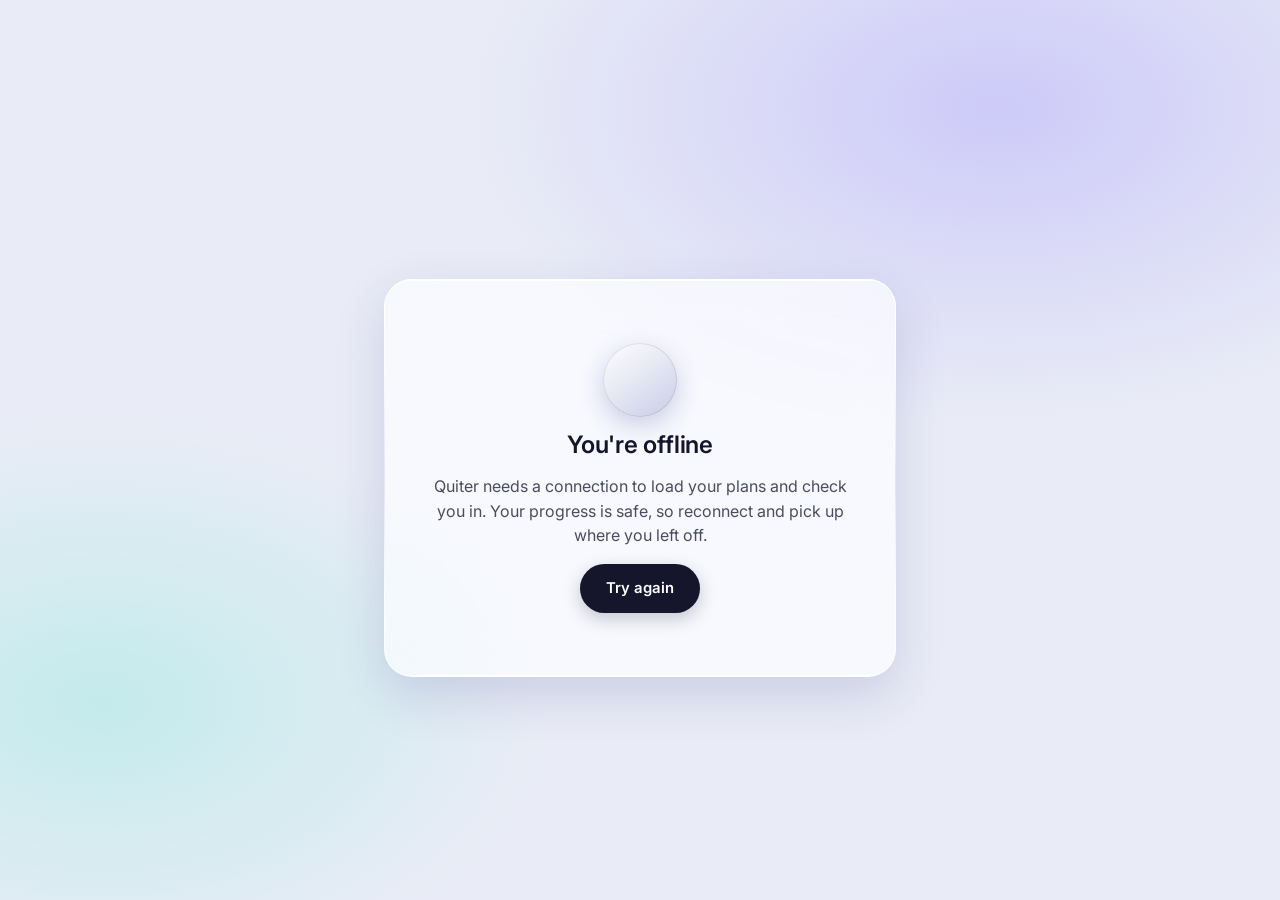
<file: frontend/offline.html>
<!DOCTYPE html>
<html lang="en">
<head>
<meta charset="UTF-8">
<meta name="viewport" content="width=device-width, initial-scale=1.0, viewport-fit=cover">
<meta name="theme-color" content="#000000">
<script src="assets/js/theme-boot.js"></script>
<meta name="robots" content="noindex">
<link rel="icon" type="image/svg+xml" href="favicon.svg">
<link rel="stylesheet" href="assets/css/tokens.css">
<link rel="stylesheet" href="assets/css/layout.css">
<link rel="stylesheet" href="assets/css/theme-light.css">
<title>Offline — Quiter</title>
<!-- PWA:start (generated by tools/pwa_build.py - edit the tool, not this block) -->
<link rel="manifest" href="manifest.webmanifest">
<meta name="application-name" content="Quiter">
<meta name="mobile-web-app-capable" content="yes">
<meta name="apple-mobile-web-app-capable" content="yes">
<meta name="apple-mobile-web-app-title" content="Quiter">
<meta name="apple-mobile-web-app-status-bar-style" content="black-translucent">
<meta name="format-detection" content="telephone=no">
<link rel="icon" type="image/png" sizes="32x32" href="assets/pwa/icons/favicon-32.png">
<link rel="apple-touch-icon" href="assets/pwa/icons/apple-touch-icon-180.png">
<link rel="apple-touch-icon" sizes="152x152" href="assets/pwa/icons/apple-touch-icon-152.png">
<link rel="apple-touch-icon" sizes="167x167" href="assets/pwa/icons/apple-touch-icon-167.png">
<link rel="apple-touch-icon" sizes="180x180" href="assets/pwa/icons/apple-touch-icon-180.png">
<link rel="apple-touch-startup-image" media="(device-width: 440px) and (device-height: 956px) and (-webkit-device-pixel-ratio: 3) and (orientation: portrait)" href="assets/pwa/splash/splash-1320x2868.png">
<link rel="apple-touch-startup-image" media="(device-width: 402px) and (device-height: 874px) and (-webkit-device-pixel-ratio: 3) and (orientation: portrait)" href="assets/pwa/splash/splash-1206x2622.png">
<link rel="apple-touch-startup-image" media="(device-width: 430px) and (device-height: 932px) and (-webkit-device-pixel-ratio: 3) and (orientation: portrait)" href="assets/pwa/splash/splash-1290x2796.png">
<link rel="apple-touch-startup-image" media="(device-width: 428px) and (device-height: 926px) and (-webkit-device-pixel-ratio: 3) and (orientation: portrait)" href="assets/pwa/splash/splash-1284x2778.png">
<link rel="apple-touch-startup-image" media="(device-width: 393px) and (device-height: 852px) and (-webkit-device-pixel-ratio: 3) and (orientation: portrait)" href="assets/pwa/splash/splash-1179x2556.png">
<link rel="apple-touch-startup-image" media="(device-width: 390px) and (device-height: 844px) and (-webkit-device-pixel-ratio: 3) and (orientation: portrait)" href="assets/pwa/splash/splash-1170x2532.png">
<link rel="apple-touch-startup-image" media="(device-width: 375px) and (device-height: 812px) and (-webkit-device-pixel-ratio: 3) and (orientation: portrait)" href="assets/pwa/splash/splash-1125x2436.png">
<link rel="apple-touch-startup-image" media="(device-width: 414px) and (device-height: 896px) and (-webkit-device-pixel-ratio: 3) and (orientation: portrait)" href="assets/pwa/splash/splash-1242x2688.png">
<link rel="apple-touch-startup-image" media="(device-width: 414px) and (device-height: 896px) and (-webkit-device-pixel-ratio: 2) and (orientation: portrait)" href="assets/pwa/splash/splash-828x1792.png">
<link rel="apple-touch-startup-image" media="(device-width: 414px) and (device-height: 736px) and (-webkit-device-pixel-ratio: 3) and (orientation: portrait)" href="assets/pwa/splash/splash-1242x2208.png">
<link rel="apple-touch-startup-image" media="(device-width: 375px) and (device-height: 667px) and (-webkit-device-pixel-ratio: 2) and (orientation: portrait)" href="assets/pwa/splash/splash-750x1334.png">
<link rel="apple-touch-startup-image" media="(device-width: 1024px) and (device-height: 1366px) and (-webkit-device-pixel-ratio: 2) and (orientation: portrait)" href="assets/pwa/splash/splash-2048x2732.png">
<link rel="apple-touch-startup-image" media="(device-width: 834px) and (device-height: 1194px) and (-webkit-device-pixel-ratio: 2) and (orientation: portrait)" href="assets/pwa/splash/splash-1668x2388.png">
<link rel="apple-touch-startup-image" media="(device-width: 820px) and (device-height: 1180px) and (-webkit-device-pixel-ratio: 2) and (orientation: portrait)" href="assets/pwa/splash/splash-1640x2360.png">
<link rel="apple-touch-startup-image" media="(device-width: 810px) and (device-height: 1080px) and (-webkit-device-pixel-ratio: 2) and (orientation: portrait)" href="assets/pwa/splash/splash-1620x2160.png">
<link rel="apple-touch-startup-image" media="(device-width: 768px) and (device-height: 1024px) and (-webkit-device-pixel-ratio: 2) and (orientation: portrait)" href="assets/pwa/splash/splash-1536x2048.png">
<!-- PWA:end -->
</head>
<body>
<div class="bg-video" aria-hidden="true" style="background-image:url('assets/media/glass-flower-poster.jpg')"></div>
<div class="bg-scrim" aria-hidden="true"></div>
<main class="page page--tiny page--center">
  <div class="wrap">
    <div class="result liquid-glass liquid-glass--panel" role="status">
      <div class="result__icon result__icon--wait" aria-hidden="true"></div>
      <h1 class="h3">You're offline</h1>
      <p>Quiter needs a connection to load your plans and check you in. Your progress is safe, so reconnect and pick up where you left off.</p>
      <button class="btn btn--solid" type="button" id="retry">Try again</button>
    </div>
  </div>
</main>
<script>
  document.getElementById('retry').addEventListener('click', function () { location.reload(); });
  window.addEventListener('online', function () { location.reload(); });
</script>
</body>
</html>
</file>
<file: frontend/assets/css/tokens.css>
/* =========================================================================
   QUITER — DESIGN TOKENS
   One idea: a chrome-glass flower video on black, with liquid-glass surfaces
   floating over it. Nothing else is decorative.
   Instrument Serif italic = emotional lines · Inter = UI/body · JetBrains Mono = numbers
   ========================================================================= */

@import url('https://fonts.googleapis.com/css2?family=Instrument+Serif:ital@0;1&family=Inter:wght@400;500;600;700&family=JetBrains+Mono:wght@400;500&display=swap');

:root {
  color-scheme: dark;
  /* theme plumbing: the light theme (theme-light.css) only overrides these */
  --tint: 255 255 255;     /* "ink" tint used for fills, borders and hovers   */
  --shade: 0 0 0;          /* drop-shadow colour                               */
  --catch: 255 255 255;    /* glass catch-light                                */
  --shadow-k: 1;           /* drop-shadow strength multiplier                  */
  --on-ink: #000000;       /* text on top of a solid --ink surface             */
  --meter-start: #ffffff;
  --option-bg: #12121a;

  --bg: #000000;
  --ink: #ffffff;
  --ink-70: rgb(var(--tint) / 0.72);
  --ink-50: rgb(var(--tint) / 0.55);
  --ink-40: rgb(var(--tint) / 0.42);
  --line: rgb(var(--tint) / 0.14);

  --accent-violet: #8d7cff;   /* brand */
  --accent-teal: #3fe8c9;     /* done / on track */
  --accent-gold: #f8bf40;     /* partial / caution */
  --accent-ember: #ff6b4a;    /* missed / errors */

  --font-serif: 'Instrument Serif', ui-serif, Georgia, serif;
  --font-body: 'Inter', -apple-system, BlinkMacSystemFont, 'Segoe UI', sans-serif;
  --font-mono: 'JetBrains Mono', ui-monospace, monospace;

  --radius-full: 999px;
  --radius-lg: 28px;
  --radius-md: 18px;
  --radius-sm: 12px;

  --space-1: 0.5rem;
  --space-2: 1rem;
  --space-3: 1.5rem;
  --space-4: 2.5rem;
  --space-5: 4rem;
  --space-6: 7rem;
  --max-width: 1160px;

  --ease-out: cubic-bezier(0.22, 1, 0.36, 1);
}

/* --- Reset --- */
*, *::before, *::after { box-sizing: border-box; margin: 0; padding: 0; }
html { -webkit-text-size-adjust: 100%; scroll-behavior: smooth; }
body {
  background: var(--bg);
  color: var(--ink);
  font-family: var(--font-body);
  font-size: 16px;
  line-height: 1.55;
  overflow-x: hidden;
  min-height: 100vh;
  -webkit-font-smoothing: antialiased;
}
img, video { max-width: 100%; display: block; }
button { font: inherit; color: inherit; background: none; border: none; cursor: pointer; }
a { color: inherit; text-decoration: none; }
input, textarea, select { font: inherit; color: inherit; }
[hidden] { display: none !important; }

@media (prefers-reduced-motion: reduce) {
  html { scroll-behavior: auto; }
  *, *::before, *::after {
    animation-duration: 0.01ms !important;
    animation-iteration-count: 1 !important;
    transition-duration: 0.01ms !important;
  }
}

:focus-visible { outline: 2px solid var(--accent-teal); outline-offset: 3px; border-radius: 6px; }

/* --- Typography --- */
em { font-family: var(--font-serif); font-style: italic; font-weight: 400; }
.eyebrow { font-size: 0.78rem; letter-spacing: 0.18em; text-transform: uppercase; color: var(--ink-50); }
h1, .h1 { font-weight: 600; font-size: clamp(2.6rem, 7.5vw, 5.5rem); line-height: 1.02; letter-spacing: -0.025em; }
h2, .h2 { font-weight: 600; font-size: clamp(2rem, 4.6vw, 3.5rem); line-height: 1.08; letter-spacing: -0.02em; }
h3, .h3 { font-size: clamp(1.2rem, 2vw, 1.5rem); font-weight: 600; letter-spacing: -0.01em; }
p { color: var(--ink-70); max-width: 62ch; }
.lede { font-size: clamp(1.02rem, 1.5vw, 1.2rem); color: var(--ink-70); line-height: 1.65; }
.mono { font-family: var(--font-mono); font-variant-numeric: tabular-nums; }

/* =========================================================================
   LIQUID GLASS — the only surface style in the product.
   Translucent dark fill + backdrop blur + a gradient hairline border (masked
   ::before) + a soft inset catch-light along the top edge.
   ========================================================================= */
.liquid-glass {
  background: rgb(var(--tint) / 0.04);
  -webkit-backdrop-filter: blur(10px) saturate(140%);
  backdrop-filter: blur(10px) saturate(140%);
  box-shadow: inset 0 1px 1px rgb(var(--catch) / 0.14);
  position: relative;
  overflow: hidden;
}
.liquid-glass::before {
  content: '';
  position: absolute;
  inset: 0;
  border-radius: inherit;
  padding: 1.3px;
  background: linear-gradient(180deg,
    rgb(var(--tint) / 0.5) 0%, rgb(var(--tint) / 0.16) 20%,
    rgb(var(--tint) / 0) 40%, rgb(var(--tint) / 0) 60%,
    rgb(var(--tint) / 0.16) 80%, rgb(var(--tint) / 0.5) 100%);
  -webkit-mask: linear-gradient(#fff 0 0) content-box, linear-gradient(#fff 0 0);
  mask: linear-gradient(#fff 0 0) content-box, linear-gradient(#fff 0 0);
  -webkit-mask-composite: xor;
  mask-composite: exclude;
  pointer-events: none;
}
/* Content surfaces: darker + blurrier so text stays readable over the flower. */
.liquid-glass--panel {
  background: rgba(12, 12, 20, 0.42);
  -webkit-backdrop-filter: blur(22px) saturate(150%);
  backdrop-filter: blur(22px) saturate(150%);
  box-shadow: inset 0 1px 1px rgb(var(--catch) / 0.14), 0 18px 50px rgba(0,0,0,0.4);
}

/* --- Buttons --- */
.btn {
  display: inline-flex; align-items: center; justify-content: center; gap: 0.5rem;
  padding: 0.8rem 1.6rem; border-radius: var(--radius-full);
  font-weight: 500; font-size: 0.93rem; white-space: nowrap;
  transition: transform 0.25s var(--ease-out), background 0.25s var(--ease-out), opacity 0.2s;
}
.btn:active { transform: scale(0.97); }
.btn:disabled { opacity: 0.5; cursor: not-allowed; }
.btn--glass { color: var(--ink); }
.btn--glass:hover:not(:disabled) { background: rgb(var(--tint) / 0.1); }
.btn--solid { background: var(--ink); color: var(--on-ink); font-weight: 600; }
.btn--solid:hover:not(:disabled) { background: rgb(var(--tint) / 0.86); }
.btn--text { color: var(--ink-70); padding: 0.8rem 0.6rem; }
.btn--text:hover { color: var(--ink); }
.btn--sm { padding: 0.5rem 1rem; font-size: 0.82rem; }
.btn.is-confirming { background: rgba(255,107,74,0.2); color: var(--accent-ember); }
.icon-btn {
  width: 2.75rem; height: 2.75rem; border-radius: 50%;
  display: inline-flex; align-items: center; justify-content: center; color: var(--ink-70);
  transition: color 0.25s var(--ease-out), background 0.25s var(--ease-out);
}
.icon-btn:hover { color: var(--ink); background: rgb(var(--tint) / 0.1); }
</file>
<file: frontend/assets/css/layout.css>
/* =========================================================================
   QUITER — LAYOUT & COMPONENTS
   Sections: 1 background · 2 shell/nav · 3 landing · 4 forms · 5 checkbox ·
             6 modal · 7 plan forms · 8 dashboard · 9 progress · 10 email
             check-in page · 11 admin · 12 footer/util · 13 responsive
   ========================================================================= */

/* ---------- 1. BACKGROUND VIDEO ---------------------------------------- */
.bg-video {
  position: fixed; inset: 0; z-index: -2; background: var(--bg);
  background-position: 60% 50%; background-size: cover; background-repeat: no-repeat;
}
.bg-video { contain: paint; }   /* the moving video never forces the rest of the page to repaint */
.bg-video video { width: 100%; height: 100%; object-fit: cover; object-position: 60% 50%;
  will-change: transform; backface-visibility: hidden; transform: translate3d(0, 0, 0); }

.bg-video video {
  opacity: 0;
  transition: opacity 350ms ease;
}

.bg-video.is-ready { background-image: none !important; }   /* the poster must not show through (or double up) behind the playing video */
.bg-video.is-ready video {
  opacity: 1;
}

/* The clip's edges are pure black, so sliding it right on wide screens moves the
   flower out from behind the headline without any visible seam. */
@media (min-width: 861px) { .bg-video video { transform: translate3d(17vw, 0, 0); } }
.bg-scrim {
  position: fixed; inset: 0; z-index: -1; pointer-events: none;
  background:
    radial-gradient(110% 85% at 62% 42%, rgba(0,0,0,0) 0%, rgba(0,0,0,0.5) 100%),
    linear-gradient(180deg, rgba(0,0,0,0.4) 0%, rgba(0,0,0,0.08) 30%, rgba(0,0,0,0.5) 100%);
}

/* ---------- 2. SHELL / NAV --------------------------------------------- */
.wrap { width: 100%; max-width: var(--max-width); margin: 0 auto; padding: 0 var(--space-3); }
.page { padding: 7.5rem 0 var(--space-5); min-height: 100vh; }
.page--narrow .wrap { max-width: 760px; }
.page--tiny .wrap { max-width: 560px; }
.page--center { display: flex; align-items: center; justify-content: center; }
.section { padding: var(--space-5) 0; }

.nav {
  position: fixed; top: 14px; left: 0; right: 0; z-index: 50;
  display: flex; justify-content: center; padding: 0 14px; pointer-events: none;
}
.nav__pill {
  pointer-events: auto; width: 100%; max-width: var(--max-width);
  display: flex; align-items: center; justify-content: space-between; gap: var(--space-2);
  padding: 0.55rem 0.7rem 0.55rem 1.3rem; border-radius: var(--radius-full);
  background: rgba(10, 10, 16, 0.45);
  -webkit-backdrop-filter: blur(20px) saturate(150%); backdrop-filter: blur(20px) saturate(150%);
}
.nav__left { display: flex; align-items: center; gap: var(--space-3); min-width: 0; }
.nav__mark { display: inline-flex; align-items: center; gap: 0.55rem; font-weight: 600; font-size: 1.05rem; letter-spacing: 0.01em; }
.nav__mark svg { width: 22px; height: 22px; flex: none; }
.nav__links { display: flex; align-items: center; gap: 0.3rem; }
.nav__links a { padding: 0.5rem 0.85rem; border-radius: var(--radius-full); color: var(--ink-70); font-size: 0.92rem; transition: color .2s, background .2s; }
.nav__links a:hover, .nav__links a.is-active { color: var(--ink); background: rgb(var(--tint) / 0.08); }
.nav__right { display: flex; align-items: center; gap: 0.4rem; }
.nav__toggle { display: none; }
.nav__panel { display: none; }

/* ---------- 3. LANDING -------------------------------------------------- */
.hero { min-height: 100svh; display: flex; align-items: flex-end; padding: 8rem 0 12vh; }
.hero__content { max-width: 600px; }
.hero__title { font-size: clamp(2.6rem, 6.4vw, 5rem); }
.hero__title { margin: 0.9rem 0 1.2rem; }
.hero__actions { display: flex; flex-wrap: wrap; gap: var(--space-2); margin-top: var(--space-3); }

.section__head { display: flex; flex-direction: column; gap: 0.7rem; margin-bottom: var(--space-4); max-width: 720px; }

.grid-3 { display: grid; grid-template-columns: repeat(3, 1fr); gap: var(--space-3); }
.grid-2 { display: grid; grid-template-columns: repeat(2, 1fr); gap: var(--space-3); }
.card { padding: var(--space-4); border-radius: var(--radius-lg); display: flex; flex-direction: column; gap: 0.7rem; }
.card__index { font-family: var(--font-mono); font-size: 0.82rem; color: var(--accent-teal); }
.card__title { font-size: 1.25rem; font-weight: 600; letter-spacing: -0.01em; }
.card p { font-size: 0.97rem; }

/* Plan type picker (Plans page + landing) */
.choice { padding: var(--space-4); border-radius: var(--radius-lg); display: flex; flex-direction: column; gap: 0.8rem;
  min-height: 330px; transition: transform .4s var(--ease-out), background .3s; color: inherit; }
.choice:hover { transform: translateY(-6px); background: rgba(18,18,28,0.55); }
.choice__tag { font-size: 0.75rem; letter-spacing: 0.16em; text-transform: uppercase; color: var(--accent-teal); }
.choice__title { font-size: clamp(1.7rem, 3vw, 2.3rem); font-weight: 600; letter-spacing: -0.02em; line-height: 1.1; }
.choice__list { list-style: none; display: grid; gap: 0.45rem; margin-top: 0.3rem; color: var(--ink-70); font-size: 0.95rem; }
.choice__list li { display: flex; gap: 0.6rem; align-items: baseline; }
.choice__list li::before { content: ''; width: 6px; height: 6px; border-radius: 50%; background: var(--ink); opacity: .6; flex: none; transform: translateY(-2px); }
.choice__cta { margin-top: auto; padding-top: var(--space-2); display: inline-flex; align-items: center; gap: .5rem; font-weight: 600; }

.cta-band { padding: var(--space-5) var(--space-4); border-radius: var(--radius-lg); text-align: center;
  display: flex; flex-direction: column; align-items: center; gap: var(--space-2); }
.cta-band p { margin: 0 auto; }

/* Scroll reveal (only when JS is running) */
.js [data-reveal] { opacity: 0; transform: translateY(26px); transition: opacity .8s var(--ease-out), transform .8s var(--ease-out); }
.js [data-reveal].is-visible { opacity: 1; transform: none; }

/* ---------- 4. FORMS ---------------------------------------------------- */
.field { display: flex; flex-direction: column; gap: 0.45rem; margin-bottom: var(--space-2); }
.field > label { font-size: 0.86rem; font-weight: 500; color: var(--ink-70); display: flex; justify-content: space-between; align-items: baseline; gap: 1rem; }
.field__hint { font-size: 0.8rem; color: var(--ink-40); }
.optional { font-size: 0.72rem; letter-spacing: .08em; text-transform: uppercase; color: var(--ink-40); font-weight: 500; }
.input, .field input[type=text], .field input[type=email], .field input[type=password], .field input[type=number],
.field input[type=time], .field textarea, .field select {
  width: 100%; padding: 0.8rem 1rem; border-radius: var(--radius-sm);
  background: rgb(var(--tint) / 0.06); border: 1px solid var(--line); color: var(--ink);
  transition: border-color .2s, background .2s;
}
.field textarea { min-height: 96px; resize: vertical; }
.field select option { background: var(--option-bg); }
.field input:focus, .field textarea:focus, .field select:focus { outline: none; border-color: rgb(var(--tint) / 0.55); background: rgb(var(--tint) / 0.09); }
.field input::placeholder, .field textarea::placeholder { color: var(--ink-40); }
.field input:disabled { opacity: .55; }
.counter { align-self: flex-end; font-family: var(--font-mono); font-size: 0.74rem; color: var(--ink-40); }
.error { color: var(--accent-ember); font-size: 0.88rem; min-height: 1.2em; margin: 0.3rem 0 var(--space-1); }
.success { color: var(--accent-teal); font-size: 0.9rem; min-height: 1.2em; }

/* Form groups */
.group { padding: var(--space-3); border-radius: var(--radius-lg); margin-bottom: var(--space-2); }
.group__label { font-size: 0.78rem; letter-spacing: .14em; text-transform: uppercase; color: var(--ink-50); margin-bottom: var(--space-2); display: flex; gap: .7rem; align-items: baseline; }

/* Range slider */
input[type=range] { -webkit-appearance: none; appearance: none; width: 100%; height: 6px; border-radius: 999px; padding: 0; border: none; cursor: pointer;
  background: linear-gradient(90deg, var(--ink) var(--range-progress, 8%), rgb(var(--tint) / 0.16) var(--range-progress, 8%)); }
input[type=range]::-webkit-slider-thumb { -webkit-appearance: none; width: 22px; height: 22px; border-radius: 50%; background: var(--ink); box-shadow: 0 0 0 5px rgb(var(--tint) / .18); border: none; }
input[type=range]::-moz-range-thumb { width: 22px; height: 22px; border-radius: 50%; background: var(--ink); border: none; box-shadow: 0 0 0 5px rgb(var(--tint) / .18); }
.range-head { display: flex; justify-content: space-between; align-items: baseline; }
.range-head output { font-family: var(--font-mono); font-size: 1.1rem; }
.range-labels { display: flex; justify-content: space-between; font-size: .75rem; color: var(--ink-40); }

/* Chips & segmented control (hidden native input + styled span) */
.chips { display: flex; flex-wrap: wrap; gap: .5rem; }
.chip, .seg label, .presets button { cursor: pointer; }
.chip input, .seg input { position: absolute; opacity: 0; pointer-events: none; }
.chip span, .presets button {
  display: inline-block; padding: .5rem 1rem; border-radius: var(--radius-full); font-size: .88rem; color: var(--ink-70);
  background: rgb(var(--tint) / 0.06); border: 1px solid var(--line); transition: all .2s;
}
.chip:hover span, .presets button:hover { background: rgb(var(--tint) / 0.12); color: var(--ink); }
.chip input:checked + span, .presets button.is-active { background: var(--ink); color: var(--on-ink); border-color: var(--ink); font-weight: 600; }
.chip input:focus-visible + span, .seg input:focus-visible + span { outline: 2px solid var(--accent-teal); outline-offset: 2px; }
.chip input:disabled + span { opacity: .4; cursor: not-allowed; }
.presets { display: flex; gap: .5rem; flex-wrap: wrap; margin-top: var(--space-1); }

.seg { display: inline-flex; padding: 4px; border-radius: var(--radius-full); background: rgb(var(--tint) / 0.07); border: 1px solid var(--line); }
.seg span { display: block; padding: .5rem 1.15rem; border-radius: var(--radius-full); font-size: .88rem; color: var(--ink-70); transition: all .2s; }
.seg input:checked + span { background: var(--ink); color: var(--on-ink); font-weight: 600; }

.pick-rows { display: grid; gap: .6rem; }
.custom-ex { display: grid; grid-template-columns: 1fr 140px auto; gap: .5rem; align-items: center; }
.custom-ex input, .custom-ex select { margin: 0; }
.custom-ex {
  display: grid;
  grid-template-columns: minmax(0, 1fr) minmax(7rem, .42fr) 2.75rem;
  align-items: end;
  gap: .6rem;
}

.custom-ex__field {
  display: grid;
  min-width: 0;
  gap: .35rem;
}

.custom-ex__field label {
  color: var(--ink-70);
  font-size: .74rem;
  font-weight: 500;
}

.custom-ex input,
.custom-ex select {
  width: 100%;
  min-width: 0;
  min-height: 2.75rem;
  margin: 0;
  padding: .6rem .75rem;
  border: 1px solid rgb(var(--tint) / .14);
  border-radius: var(--radius-sm);
  background: rgb(var(--tint) / .045);
  color: var(--ink);
  font-size: 16px;
  color-scheme: dark;
}

.custom-ex input:focus-visible,
.custom-ex select:focus-visible {
  outline: 2px solid var(--accent-violet);
  outline-offset: 2px;
  border-color: rgba(141, 124, 255, .8);
}

.custom-ex input[aria-invalid="true"] {
  border-color: var(--accent-ember);
  box-shadow: 0 0 0 3px rgba(255, 107, 74, .12);
}

.custom-ex__remove {
  min-width: 2.75rem;
  min-height: 2.75rem;
  border: 1px solid rgb(var(--tint) / .14);
  border-radius: var(--radius-sm);
  background: rgb(var(--tint) / .045);
  color: var(--ink-70);
}

.reminder-row { display: flex; align-items: center; justify-content: space-between; gap: 1rem; padding: .75rem 1rem; border-radius: var(--radius-md);
  background: rgb(var(--tint) / 0.04); border: 1px solid transparent; margin-bottom: .5rem; transition: all .2s; }
.reminder-row.is-selected { border-color: var(--line); background: rgb(var(--tint) / 0.08); }
.reminder-row input[type=time] { width: auto; padding: .45rem .7rem; border-radius: 10px; background: rgb(var(--tint) / 0.08); border: 1px solid var(--line); }

/* ---------- 5. CHECKBOX (gradient / black / circle / white check) ------- */
/* Replace the rules inside this block with the original Uiverse CSS if you
   want the exact copy — keep the four selectors/hooks:
   .q-check  .q-check input  .q-check__box  .q-check__label                  */
.q-check { display: inline-flex; align-items: center; gap: .85rem; cursor: pointer; user-select: none; position: relative; }
.q-check input { position: absolute; opacity: 0; width: 0; height: 0; }
.q-check__box {
  position: relative; flex: none; width: 30px; height: 30px; border-radius: 50%;
  background: linear-gradient(145deg, #2d2d36 0%, #060608 100%);
  box-shadow: inset 0 1px 1px rgb(var(--catch) / .28), inset 0 -3px 6px rgb(var(--shade) / calc(.65 * var(--shadow-k))), 0 0 0 1px rgb(var(--tint) / .14);
  transition: background .35s, box-shadow .35s, transform .25s var(--ease-out);
}
.q-check__box::after {
  content: ''; position: absolute; left: 50%; top: 50%; width: 7px; height: 14px;
  border: solid #07070b; border-width: 0 2.6px 2.6px 0;
  transform: translate(-50%, -62%) rotate(45deg) scale(0);
  transition: transform .3s cubic-bezier(.34, 1.56, .64, 1);
}
.q-check:hover input:not(:disabled) + .q-check__box { transform: scale(1.07); }
.q-check input:checked + .q-check__box {
  background: linear-gradient(145deg, #ffffff 0%, #aab0c6 100%);
  box-shadow: inset 0 1px 1px #fff, 0 0 24px rgba(180,200,255,.5);
}
.q-check input:checked + .q-check__box::after { transform: translate(-50%, -62%) rotate(45deg) scale(1); }
.q-check input:focus-visible + .q-check__box { outline: 2px solid var(--accent-teal); outline-offset: 3px; }
.q-check input:disabled + .q-check__box { opacity: .6; }
.q-check input:disabled ~ .q-check__label { opacity: .75; cursor: default; }
.q-check__label { font-weight: 500; }
.q-check--lg .q-check__box { width: 42px; height: 42px; }
.q-check--lg .q-check__box::after { width: 10px; height: 20px; border-width: 0 3.4px 3.4px 0; }
.q-check--lg .q-check__label { font-size: 1.05rem; }

/* ---------- 6. MODAL ---------------------------------------------------- */
.modal-overlay { position: fixed; inset: 0; z-index: 100; display: none; align-items: center; justify-content: center; padding: var(--space-3);
  background: rgba(0,0,0,0.55); -webkit-backdrop-filter: blur(6px); backdrop-filter: blur(6px); }
.modal-overlay.is-open { display: flex; }
.modal { width: 100%; max-width: 430px; padding: var(--space-4); border-radius: var(--radius-lg); position: relative; }
.modal__close { position: absolute; top: .9rem; right: .9rem; width: 2.4rem; height: 2.4rem; z-index: 2; }
.modal__tabs { display: flex; gap: .4rem; margin-bottom: var(--space-3); }
.modal__tab { padding: .45rem 1rem; border-radius: var(--radius-full); color: var(--ink-50); font-size: .9rem; }
.modal__tab.is-active { background: rgb(var(--tint) / 0.12); color: var(--ink); }
.modal__submit { width: 100%; margin-top: var(--space-1); }
.modal__link { display: block; text-align: right; font-size: .8rem; color: var(--ink-50); margin-top: .1rem; }
.modal__link:hover { color: var(--ink); }

/* ---------- 7. PLAN FORMS ---------------------------------------------- */
.page-head { display: flex; flex-direction: column; gap: .7rem; margin: var(--space-2) 0 var(--space-4); }
.back { display: inline-flex; align-items: center; gap: .4rem; color: var(--ink-50); font-size: .9rem; }
.back:hover { color: var(--ink); }
.style-opts { display: grid; gap: .6rem; }
.style-opt { display: block; cursor: pointer; }
.style-opt input { position: absolute; opacity: 0; }
.style-opt span { display: block; padding: .8rem 1rem; border-radius: var(--radius-md); border: 1px solid var(--line); background: rgb(var(--tint) / 0.04); transition: all .2s; }
.style-opt strong { display: block; font-weight: 600; }
.style-opt small { color: var(--ink-50); font-size: .84rem; }
.style-opt input:checked + span { background: rgb(var(--tint) / 0.13); border-color: rgb(var(--tint) / 0.6); }
.style-opt input:focus-visible + span { outline: 2px solid var(--accent-teal); outline-offset: 2px; }
.video-opt { display: flex; flex-direction: column; gap: .8rem; align-items: flex-start; }

/* ---------- 8. DASHBOARD ----------------------------------------------- */
.dash-head { display: flex; justify-content: space-between; align-items: flex-end; gap: var(--space-3); flex-wrap: wrap; margin-bottom: var(--space-4); }
.plans { display: grid; gap: var(--space-3); }
.plan { padding: var(--space-4); border-radius: var(--radius-lg); display: flex; flex-direction: column; gap: var(--space-2); transition: box-shadow .5s; }
.plan.is-done { box-shadow: inset 0 1px 1px rgb(var(--catch) / .14), 0 18px 50px rgba(0,0,0,.4), 0 0 60px rgba(63,232,201,.14); }
.plan__top { display: flex; justify-content: space-between; align-items: center; gap: 1rem; flex-wrap: wrap; }
.badge { font-size: .7rem; letter-spacing: .14em; text-transform: uppercase; padding: .3rem .7rem; border-radius: var(--radius-full); background: rgb(var(--tint) / 0.1); color: var(--ink-70); }
.badge--athlete { color: var(--accent-teal); }
.plan__title { font-size: clamp(1.4rem, 2.6vw, 1.9rem); font-weight: 600; letter-spacing: -0.015em; line-height: 1.2; }
.plan__day { font-family: var(--font-mono); font-size: .82rem; color: var(--ink-50); }
.meter { height: 6px; border-radius: 999px; background: rgb(var(--tint) / 0.12); overflow: hidden; }
.meter > i { display: block; height: 100%; border-radius: inherit; background: linear-gradient(90deg, var(--meter-start), var(--accent-teal)); transition: width .8s var(--ease-out); }
.plan__stats { display: flex; gap: var(--space-3); flex-wrap: wrap; font-family: var(--font-mono); font-size: .84rem; color: var(--ink-50); }
.plan__stats b { color: var(--ink); font-weight: 500; }
.coach { padding: var(--space-2) var(--space-3); border-radius: var(--radius-md); background: rgb(var(--tint) / 0.06); border-left: 2px solid var(--accent-violet); }
.coach__label { font-size: .7rem; letter-spacing: .16em; text-transform: uppercase; color: var(--accent-violet); margin-bottom: .3rem; }
.coach__text { color: var(--ink); font-size: 1.02rem; line-height: 1.6; max-width: none; }
.coach.is-loading .coach__text { color: transparent; background: linear-gradient(90deg, rgb(var(--tint) / .08), rgb(var(--tint) / .2), rgb(var(--tint) / .08)); background-size: 200% 100%; border-radius: 6px; animation: shimmer 1.4s infinite linear; min-height: 1.5em; }
@keyframes shimmer { to { background-position: -200% 0; } }
.today__goal { font-size: 1.05rem; color: var(--ink); max-width: none; }
.today__cue { font-family: var(--font-serif); font-style: italic; font-size: 1.15rem; color: var(--ink-70); }
.ex-grid { display: grid; grid-template-columns: repeat(auto-fill, minmax(180px, 1fr)); gap: .7rem; }
.ex-input { display: flex; flex-direction: column; gap: .3rem; }
.ex-input label { font-size: .8rem; color: var(--ink-70); }
.ex-input div { display: flex; align-items: center; gap: .5rem; }
.ex-input input { width: 100%; padding: .6rem .8rem; border-radius: 10px; background: rgb(var(--tint) / 0.07); border: 1px solid var(--line); font-family: var(--font-mono); }
.ex-input input:focus { outline: none; border-color: rgb(var(--tint) / .55); }
.ex-input span { font-size: .78rem; color: var(--ink-40); min-width: 2.2rem; }
.plan__actions { display: flex; align-items: center; justify-content: space-between; gap: var(--space-2); flex-wrap: wrap; padding-top: var(--space-1); border-top: 1px solid var(--line); }
.plan__links { display: flex; gap: .4rem; flex-wrap: wrap; }
.empty { padding: var(--space-5) var(--space-4); text-align: center; border-radius: var(--radius-lg); display: flex; flex-direction: column; align-items: center; gap: var(--space-2); }

.dashboard-insights {
  margin-block: 0 1.25rem;
  padding: clamp(1rem, 3vw, 1.5rem);
  border: 1px solid rgb(var(--tint) / .1);
  border-radius: var(--radius-lg);
  background: rgba(12, 12, 20, .58);
  -webkit-backdrop-filter: blur(16px) saturate(140%);
  backdrop-filter: blur(16px) saturate(140%);
}

.dashboard-insights__head,
.insight-plan__head {
  display: flex;
  align-items: baseline;
  justify-content: space-between;
  gap: .75rem;
}

.dashboard-insights__head { margin-bottom: .75rem; }
.dashboard-insights__head .eyebrow {
  margin-bottom: .25rem;
  color: var(--accent-violet);
  font-size: .68rem;
}
.dashboard-insights__caption,
.insight-plan__rate {
  color: var(--ink-50);
  font-size: .75rem;
}
.dashboard-insights__list { display: grid; gap: .75rem; }
.insight-plan { padding: .9rem 0; border-top: 1px solid rgb(var(--tint) / .1); }
.insight-plan:first-child { padding-top: .2rem; border-top: 0; }
.insight-plan h3 { font-size: .97rem; overflow-wrap: anywhere; }
.insight-plan__rate { white-space: nowrap; font-family: var(--font-mono); }
.insight-plan__text { margin-top: .4rem; font-size: .82rem; line-height: 1.5; }
.insight-chart {
  display: grid;
  grid-template-columns: repeat(8, minmax(0, 1fr));
  gap: .45rem;
  padding: .75rem 0 0;
  margin: 0;
  list-style: none;
}
.insight-chart__week {
  display: grid;
  min-width: 0;
  grid-template-rows: 3.75rem auto auto;
  justify-items: center;
  gap: .2rem;
}
.insight-chart__track {
  display: flex;
  align-items: flex-end;
  width: 100%;
  height: 100%;
  overflow: hidden;
  border-radius: 5px 5px 2px 2px;
  background: rgb(var(--tint) / .07);
}
.insight-chart__track span {
  display: block;
  width: 100%;
  border-radius: inherit;
  background: linear-gradient(180deg, var(--accent-teal), rgba(63, 232, 201, .45));
}
.insight-chart__value { color: var(--ink-70); font: .65rem var(--font-mono); }
.insight-chart__label {
  max-width: 100%;
  overflow: hidden;
  color: var(--ink-40);
  font-size: .58rem;
  text-overflow: ellipsis;
  white-space: nowrap;
}


/* ---------- 9. PROGRESS ------------------------------------------------- */
.progress-head { display: flex; justify-content: space-between; align-items: flex-end; gap: var(--space-3); flex-wrap: wrap; margin-bottom: var(--space-3); }
.btn--exit {
  display: inline-flex;
  align-items: center;
  justify-content: center;
  min-width: 8.5rem;
  min-height: 2.9rem;
  padding: .7rem 1rem;
  border: 1px solid rgba(255, 107, 74, .36);
  border-radius: var(--radius-full);
  background: linear-gradient(135deg, rgba(255, 107, 74, .12), rgb(var(--tint) / .045));
  color: var(--ink);
  font-size: .84rem;
  font-weight: 500;
  box-shadow: inset 0 1px 0 rgb(var(--tint) / .08), 0 5px 18px rgba(0, 0, 0, .16);
  transition: color 180ms ease, border-color 180ms ease, background 180ms ease,
    box-shadow 180ms ease, transform 180ms ease;
}

.btn--exit:hover {
  transform: translateY(-1px);
  border-color: rgba(255, 107, 74, .58);
  background: linear-gradient(135deg, rgba(255, 107, 74, .17), rgb(var(--tint) / .07));
  box-shadow: inset 0 1px 0 rgb(var(--tint) / .1), 0 7px 22px rgba(0, 0, 0, .22);
}

.btn--exit:focus-visible {
  outline: 2px solid var(--accent-teal);
  outline-offset: 3px;
}

.btn--exit.is-confirming {
  border-color: rgba(255, 107, 74, .72);
  background: rgba(255, 107, 74, .2);
  color: #ffad99;
}

.btn--exit:disabled {
  cursor: wait;
  opacity: .65;
}
.stats { display: grid; grid-template-columns: repeat(3, 1fr); gap: var(--space-2); margin-bottom: var(--space-3); }
.stat { padding: var(--space-3); border-radius: var(--radius-lg); }
.stat__label { font-size: .74rem; letter-spacing: .14em; text-transform: uppercase; color: var(--ink-50); }
.stat__value { font-family: var(--font-mono); font-size: clamp(1.5rem, 3vw, 2.2rem); margin-top: .3rem; }
.warning { display: flex; gap: .8rem; align-items: flex-start; padding: var(--space-2) var(--space-3); border-radius: var(--radius-md); margin-bottom: var(--space-3);
  background: rgba(255,107,74,0.12); border: 1px solid rgba(255,107,74,0.35); color: #ffb4a3; }
.warning p { color: inherit; font-size: .92rem; }
.panel { padding: var(--space-3); border-radius: var(--radius-lg); margin-bottom: var(--space-3); }
.panel__title { font-size: .78rem; letter-spacing: .14em; text-transform: uppercase; color: var(--ink-50); margin-bottom: var(--space-2); }
.panel__head { display: flex; justify-content: space-between; align-items: center; gap: 1rem; flex-wrap: wrap; margin-bottom: var(--space-2); }
.panel__head .panel__title { margin: 0; }

.heatmap { display: grid; grid-template-columns: repeat(10, 1fr); gap: 6px; }
.heatmap__cell { aspect-ratio: 1; border-radius: 8px; }
.legend { display: flex; flex-wrap: wrap; gap: 1rem; margin-top: var(--space-2); font-size: .8rem; color: var(--ink-50); }
.legend i { display: inline-block; width: 10px; height: 10px; border-radius: 3px; margin-right: .4rem; vertical-align: middle; }

.diagnosis { list-style: none; display: grid; gap: .6rem; }
.diagnosis li { padding: .8rem 1rem; border-radius: var(--radius-md); background: rgb(var(--tint) / 0.06); border-left: 3px solid var(--ink-40); font-size: .95rem; color: var(--ink); }
.diagnosis li.is-good { border-color: var(--accent-teal); }
.diagnosis li.is-warn { border-color: var(--accent-gold); }
.ex-cards { display: grid; grid-template-columns: repeat(auto-fill, minmax(230px, 1fr)); gap: var(--space-2); }
.ex-card { padding: var(--space-2) var(--space-3); border-radius: var(--radius-md); background: rgb(var(--tint) / 0.05); }
.ex-card__name { font-weight: 500; }
.ex-card__meta { display: flex; justify-content: space-between; font-family: var(--font-mono); font-size: .78rem; color: var(--ink-50); margin-top: .2rem; }
.spark { width: 100%; height: 56px; margin-top: .5rem; overflow: visible; }
.spark polyline { fill: none; stroke: var(--accent-teal); stroke-width: 2; stroke-linejoin: round; stroke-linecap: round; }
.spark circle { fill: var(--ink); }
.weekdays { display: grid; grid-template-columns: repeat(7, 1fr); gap: 8px; align-items: end; height: 110px; }
.weekdays div { display: flex; flex-direction: column; justify-content: flex-end; align-items: center; gap: .4rem; height: 100%; font-size: .7rem; color: var(--ink-50); }
.weekdays i { display: block; width: 100%; border-radius: 6px 6px 3px 3px; background: linear-gradient(180deg, var(--ink), rgb(var(--tint) / .35)); min-height: 3px; }

/* Video check-in panel */
.video-state { color: var(--ink-70); font-size: .93rem; margin-bottom: var(--space-2); }
.rec-btn { gap: .6rem; }
.rec-dot { width: 10px; height: 10px; border-radius: 50%; background: var(--accent-ember); }
.recorder video { width: 100%; max-width: 420px; border-radius: var(--radius-md); background: #000; }
.countdown { margin-top: .6rem; font-family: var(--font-mono); color: var(--accent-ember); }
.recorder__actions { display: flex; gap: .6rem; margin-top: var(--space-2); flex-wrap: wrap; }
.gallery { display: grid; grid-template-columns: repeat(auto-fill, minmax(190px, 1fr)); gap: var(--space-2); margin-top: var(--space-2); }
.gallery__item video { width: 100%; border-radius: var(--radius-md); background: #000; }
.gallery__item p { font-size: .8rem; margin-top: .3rem; }

/* ---------- 10. EMAIL CHECK-IN LANDING ---------------------------------- */
.result { text-align: center; padding: var(--space-5) var(--space-4); border-radius: var(--radius-lg); display: flex; flex-direction: column; align-items: center; gap: var(--space-2); }
.result__icon { width: 74px; height: 74px; border-radius: 50%; display: grid; place-items: center; background: linear-gradient(145deg, #fff, #aab0c6); box-shadow: 0 0 40px rgba(180,200,255,.45); }
.result__icon svg { width: 36px; height: 36px; stroke: #07070b; fill: none; stroke-width: 3; stroke-linecap: round; stroke-linejoin: round; }
.result__icon--error { background: rgba(255,107,74,.2); box-shadow: none; }
.result__icon--error svg { stroke: var(--accent-ember); }
.result__icon--wait { background: rgb(var(--tint) / .1); box-shadow: none; animation: pulse 1.2s ease-in-out infinite; }
@keyframes pulse { 50% { transform: scale(1.08); opacity: .7; } }
.result .mono { font-size: 1.1rem; color: var(--accent-teal); }

/* ---------- 11. ADMIN --------------------------------------------------- */
.admin-grid { display: grid; grid-template-columns: repeat(auto-fill, minmax(280px, 1fr)); gap: var(--space-2); }
.admin-card { padding: var(--space-3); border-radius: var(--radius-lg); display: flex; flex-direction: column; gap: .5rem; }
.admin-card__photo { height: 130px; border-radius: var(--radius-md); background: rgb(var(--tint) / .06); display: grid; place-items: center; font-size: 2rem; overflow: hidden; }
.admin-card__photo img { width: 100%; height: 100%; object-fit: cover; }
.admin-card__meta { display: flex; justify-content: space-between; font-size: .8rem; color: var(--ink-50); }
.admin-card__row { display: flex; gap: .5rem; margin-top: .4rem; }
.admin-card__row .btn { flex: 1; }
.radio-row { display: flex; gap: 1rem; flex-wrap: wrap; }
.radio-row label { display: flex; align-items: center; gap: .5rem; font-size: .92rem; color: var(--ink); cursor: pointer; }

/* ---------- 12. FOOTER / UTIL ------------------------------------------ */
.footer { display: flex; justify-content: space-between; gap: 1rem; flex-wrap: wrap; padding: var(--space-4) var(--space-3); color: var(--ink-40); font-size: .84rem; }
.footer a:hover { color: var(--ink); }
.stack { display: flex; flex-direction: column; gap: var(--space-2); }

/* ---------- 13. RESPONSIVE ---------------------------------------------- */
/* ---------- 13. RESPONSIVE ---------------------------------------------- */
@media (max-width: 860px) {
  .grid-3, .grid-2, .stats { grid-template-columns: 1fr; }
  .stats { grid-template-columns: repeat(3, 1fr); }
  .nav__links { display: none; }
  .nav__toggle { display: inline-flex; }
  .nav__panel { position: fixed; top: 76px; left: 14px; right: 14px; z-index: 49; padding: .6rem; border-radius: var(--radius-lg); flex-direction: column; gap: .2rem; }
  .nav__panel.is-open { display: flex; }
  .nav__panel a { padding: .9rem 1rem; border-radius: var(--radius-md); font-size: 1rem; color: var(--ink-70); }
  .nav__panel a:hover, .nav__panel a.is-active { background: rgb(var(--tint) / .08); color: var(--ink); }
  .hero { align-items: flex-end; padding-bottom: 8vh; }
}
@media (max-width: 560px) {
  :root { --space-4: 1.6rem; --space-5: 3rem; }
  .wrap { padding: 0 1.1rem; }
  .stats { grid-template-columns: 1fr; }
  .stat { display: flex; justify-content: space-between; align-items: center; }
  .stat__value { margin: 0; }
  .nav__pill { padding-left: 1rem; }
  .nav__right .btn--text { display: none; }
  .heatmap { grid-template-columns: repeat(6, 1fr); }
  .custom-ex { grid-template-columns: 1fr 1fr; }
  .custom-ex input[type=text] { grid-column: 1 / -1; }
  .reminder-row { flex-wrap: wrap; }
  .plan { padding: var(--space-3); }
  .modal { padding: var(--space-3); }
  .choice { min-height: 0; }
}

@media (max-width: 760px) {
  .nav {
    top: max(14px, env(safe-area-inset-top, 0px));
    padding-inline: max(14px, env(safe-area-inset-left, 0px))
      max(14px, env(safe-area-inset-right, 0px));
  }

  .progress-head { align-items: flex-start; }
  .plan__top { flex-wrap: wrap; }
  .plan__title { overflow-wrap: anywhere; }
  .plan__actions { align-items: flex-start; flex-direction: column; }
  .plan__links { width: 100%; gap: .35rem .5rem; }
  .plan__links .btn { min-height: 2.75rem; }
  .insight-chart { gap: .3rem; }
  .insight-chart__label { font-size: .52rem; }
  .modal-overlay {
    padding: max(.75rem, env(safe-area-inset-top, 0px))
      max(.75rem, env(safe-area-inset-right, 0px))
      max(.75rem, env(safe-area-inset-bottom, 0px))
      max(.75rem, env(safe-area-inset-left, 0px));
  }
  .modal {
    max-height: calc(100dvh - env(safe-area-inset-top, 0px) - env(safe-area-inset-bottom, 0px) - 1.5rem);
    overflow-y: auto;
    overscroll-behavior: contain;
  }
  .recorder video { max-height: 60svh; object-fit: contain; }
}

@media (max-width: 560px) {
  .dashboard-insights__head { align-items: flex-start; flex-direction: column; gap: .2rem; }
  .insight-chart { gap: .22rem; }
  .insight-chart__week { grid-template-rows: 3.2rem auto auto; }
  .insight-chart__value { font-size: .6rem; }
  .insight-chart__label { font-size: .54rem; }

  .custom-ex {
    grid-template-columns: minmax(0, 1fr) 2.75rem;
    align-items: stretch;
  }
  .custom-ex__field--metric { grid-column: 1; }
  .custom-ex__remove {
    grid-column: 2;
    grid-row: 1 / span 2;
    align-self: center;
  }
}

@media (max-height: 500px) and (orientation: landscape) {
  .page { padding-bottom: calc(1.5rem + env(safe-area-inset-bottom, 0px)); }
  .modal { max-height: calc(100dvh - 1rem); }
  .recorder video { max-height: 48svh; }
}

@media (prefers-reduced-motion: reduce) {
  .bg-video video { transition: none; }
}


/* ---------- Ready-made plans on plans.html (added) ---------- */
/* Ready-made plans (created by admins) */
.tpl-grid { display: grid; grid-template-columns: repeat(auto-fill, minmax(260px, 1fr)); gap: var(--space-3); }
.tpl { border-radius: var(--radius-lg); display: flex; flex-direction: column; }
.tpl__photo { height: 150px; background: rgb(var(--tint) / 0.06) center/cover no-repeat; position: relative; }
.tpl__photo::after { content: ''; position: absolute; inset: 0; background: linear-gradient(180deg, rgba(0,0,0,0) 40%, rgba(12,12,20,.85)); }
.tpl__body { padding: var(--space-3); display: flex; flex-direction: column; gap: .5rem; flex: 1; }
.tpl__meta { display: flex; gap: .4rem; flex-wrap: wrap; }
.tpl__meta .badge { white-space: nowrap; }
.tpl__title { font-size: 1.15rem; font-weight: 600; letter-spacing: -0.01em; line-height: 1.25; }
.tpl__desc { margin-bottom: .6rem; font-size: .9rem; display: -webkit-box; -webkit-line-clamp: 3; line-clamp: 3; -webkit-box-orient: vertical; overflow: hidden; }
.tpl .btn { margin-top: auto; }
.modal--wide { max-width: 560px; max-height: 90vh; overflow-y: auto; }
.modal--wide .group { padding: var(--space-2) 0 0; margin: 0 0 var(--space-2); background: none; box-shadow: none; -webkit-backdrop-filter: none; backdrop-filter: none; border-radius: 0; }
.modal--wide .group::before { display: none; }

/* ---------- Phone background: whole flower above the text (added) ---------- */
@media (max-width: 860px) {
  .bg-video { overflow: hidden; background-size: max(180vw, 62svh) auto; background-position: 55.7% 4svh; }
  .bg-video video {
    position: absolute; left: 50%; top: 4svh; transform: translate3d(-52.5%, 0, 0);
    width: max(180vw, 62svh); height: auto; max-width: none; aspect-ratio: 800 / 856; object-fit: fill;
  }
}

/* ===== Update: visible exit button, AI tips, input polish, phone fixes ===== */
.btn--exit {
  min-height: 3rem;
  padding: .75rem 1.3rem;
  border: 1px solid rgba(255, 107, 74, .75);
  background: linear-gradient(135deg, rgba(255, 107, 74, .34), rgba(255, 107, 74, .16));
  color: #fff;
  font-weight: 600;
  box-shadow: 0 0 0 1px rgba(255, 107, 74, .12), 0 8px 26px rgba(255, 107, 74, .2);
}
.btn--exit::before { content: '✕'; margin-right: .55rem; font-size: .8em; opacity: .9; }
.btn--exit:hover { border-color: #ff6b4a; background: linear-gradient(135deg, rgba(255, 107, 74, .5), rgba(255, 107, 74, .24)); }
.btn--exit.is-confirming { background: #ff6b4a; border-color: #ff6b4a; color: #1a0a06; }
.plan__links .btn--exit { margin-left: auto; }

.plan__sub { margin-top: -.45rem; color: var(--ink-70); font-size: .92rem; }
.plan [data-tips]:empty { display: none; }
.tips { padding: var(--space-2) var(--space-3); border-radius: var(--radius-md); background: rgb(var(--tint) / .05); border-left: 2px solid var(--accent-teal); }
.tips__label { margin-bottom: .5rem; font-size: .7rem; letter-spacing: .16em; text-transform: uppercase; color: var(--accent-teal); }
.tips__list { list-style: none; display: grid; gap: .55rem; margin: 0; padding: 0; }
.tip { display: flex; gap: .7rem; align-items: baseline; }
.tip__kind { flex: none; min-width: 4.6rem; padding: .15rem .55rem; border-radius: var(--radius-full); background: rgb(var(--tint) / .1); color: var(--ink-70); font-size: .68rem; letter-spacing: .08em; text-transform: uppercase; text-align: center; }
.tip__kind--food { color: var(--accent-gold); }
.tip__kind--train { color: var(--accent-teal); }
.tip__kind--recovery { color: var(--accent-violet); }
.tip__text { color: var(--ink); font-size: .93rem; line-height: 1.5; }

/* "Add your own exercise" + hint (these classes were used in the HTML but never styled) */
.custom-exercise-hint { margin-top: .6rem; }
.custom-exercise-add { width: 100%; margin-top: .8rem; justify-content: center; }
.custom-ex__remove { cursor: pointer; transition: color .2s, border-color .2s, background .2s; }
.custom-ex__remove:hover { color: var(--ink); border-color: rgba(255, 107, 74, .6); background: rgba(255, 107, 74, .1); }
.custom-ex input:hover, .custom-ex select:hover { border-color: rgb(var(--tint) / .28); }

/* Phones */
.ex-grid { grid-template-columns: repeat(auto-fill, minmax(min(100%, 180px), 1fr)); }
.tpl-grid { grid-template-columns: repeat(auto-fill, minmax(min(100%, 260px), 1fr)); }
.modal--wide { max-height: 90dvh; }
html { -webkit-text-size-adjust: 100%; }

@media (max-width: 860px) {
  .page { min-height: 100svh; padding-top: calc(6rem + env(safe-area-inset-top, 0px)); padding-bottom: calc(3rem + env(safe-area-inset-bottom, 0px)); }
  /* 16px stops iOS Safari from zooming the page when an input is focused */
  .field input, .field textarea, .field select, .ex-input input, .input { font-size: 16px; }
}
@media (max-width: 560px) {
  .progress-head .btn--exit { width: 100%; }
  .plan__links .btn--exit { margin-left: 0; width: 100%; }
  .tip { flex-direction: column; gap: .25rem; }
  .dash-head .btn { width: 100%; }
  .group { padding: var(--space-2); }
}

/* ---------- Sign-in: "Remember me" + "Forgot password?" row (added) ---------- */
.modal__row { display: flex; align-items: center; justify-content: space-between; gap: 1rem; margin: -.2rem 0 1rem; }
.modal__row .modal__link { display: inline; margin: 0; }
.q-check--sm { gap: .6rem; }
.q-check--sm .q-check__box { width: 22px; height: 22px; }
.q-check--sm .q-check__box::after { width: 5px; height: 10px; border-width: 0 2px 2px 0; }
.q-check--sm .q-check__label { font-size: .88rem; font-weight: 400; color: var(--ink-70); }

/* ==== Dashboard polish v2 (from the Figma design) ==== */
.page--dash .wrap { max-width: 1160px; }

/* two-column plan panel: content left, last-7-days chart right */
.plan { display: grid; grid-template-columns: minmax(0, 1fr) 300px; gap: 0 var(--space-4); align-items: start;
  transition: box-shadow .5s, transform .5s var(--ease-out, cubic-bezier(.22,1,.36,1)); }
.plan:not(:has(.plan__side)) { grid-template-columns: minmax(0, 1fr); }
.plan__main { display: flex; flex-direction: column; gap: var(--space-2); min-width: 0; }
.plan:hover:not(.is-done) { transform: translateY(-3px);
  box-shadow: inset 0 1px 1px rgb(var(--catch) / .18), 0 24px 60px rgba(0,0,0,.45), 0 0 50px rgba(141,124,255,.12); }

.week { padding: 1.25rem; border-radius: var(--radius-md); background: rgb(var(--tint) / .04); border: 1px solid rgb(var(--tint) / .12); }
.week__head { display: flex; justify-content: space-between; align-items: center; margin-bottom: 1rem;
  font-size: .7rem; letter-spacing: .16em; text-transform: uppercase; color: var(--ink-50); }
.week__head b { font: 400 .8rem var(--font-mono); letter-spacing: 0; color: var(--accent-teal); }
.week__bars { list-style: none; margin: 0; padding: 0; display: grid; grid-template-columns: repeat(7, 1fr); gap: .6rem; height: 7.5rem; }
.week__day { display: grid; grid-template-rows: 1fr auto; gap: .4rem; justify-items: center; min-width: 0; }
.week__bar { align-self: end; width: 100%; max-width: 26px; height: 16%; border-radius: 8px; background: rgb(var(--tint) / .1);
  transition: height .8s var(--ease-out, cubic-bezier(.22,1,.36,1)), transform .3s var(--ease-out, cubic-bezier(.22,1,.36,1)); }
.week__day.is-done .week__bar { height: 100%; background: linear-gradient(180deg, var(--accent-teal), var(--accent-violet)); box-shadow: 0 0 18px rgba(63,232,201,.18); }
.week__day.is-partial .week__bar { height: 60%; background: linear-gradient(180deg, rgba(63,232,201,.7), rgba(141,124,255,.5)); }
.week__day.is-missed .week__bar { height: 34%; background: rgba(255,107,74,.55); }
.week__day:hover .week__bar { transform: translateY(-3px); }
.week__label { font: .68rem var(--font-mono); color: var(--ink-40); }

/* progress meter: violet to teal with a slow sheen */
.meter { height: 8px; }
.meter > i { position: relative; overflow: hidden; background: linear-gradient(90deg, var(--accent-violet), var(--accent-teal)); }
.meter > i::after { content: ''; position: absolute; inset: 0; transform: translateX(-100%);
  background: linear-gradient(90deg, transparent, rgb(var(--tint) / .55), transparent);
  animation: q-sheen 3s var(--ease-out, cubic-bezier(.22,1,.36,1)) infinite; }
@keyframes q-sheen { 60%, 100% { transform: translateX(100%); } }

/* stats + coach box */
.plan__stats { align-items: baseline; gap: 1.75rem; }
.plan__stats b { margin-left: .35rem; font-family: var(--font-sans, 'Inter', sans-serif); font-size: 1.25rem; font-weight: 600; }
.coach { border: 1px solid rgb(var(--tint) / .12); border-left: 1px solid rgb(var(--tint) / .12); background: rgb(var(--tint) / .05); }
.coach__label { color: var(--accent-teal); }
.coach__text { color: var(--ink-70); }

/* insight cards become glass tiles */
.dashboard-insights__list { grid-template-columns: repeat(auto-fit, minmax(300px, 1fr)); gap: 1rem; }
.insight-plan, .insight-plan:first-child { padding: 1.1rem 1.25rem; border: 1px solid rgb(var(--tint) / .12); border-radius: 18px; background: rgb(var(--tint) / .04);
  transition: transform .4s var(--ease-out, cubic-bezier(.22,1,.36,1)), background .3s, border-color .3s; }
.insight-plan:hover { transform: translateY(-3px); background: rgb(var(--tint) / .07); border-color: rgb(var(--tint) / .2); }
.insight-chart__track span { background: linear-gradient(180deg, var(--accent-teal), var(--accent-violet)); }

/* plans page: template cards lift and glow on hover */
.js .tpl { transition: opacity .8s var(--ease-out, cubic-bezier(.22,1,.36,1)), transform .5s var(--ease-out, cubic-bezier(.22,1,.36,1)), box-shadow .5s; }
.js .tpl:hover { transform: translateY(-6px);
  box-shadow: inset 0 1px 1px rgb(var(--catch) / .2), 0 28px 70px rgba(0,0,0,.5), 0 0 60px rgba(141,124,255,.18); }

@media (max-width: 860px) {
  .plan { grid-template-columns: minmax(0, 1fr); }
  .plan__side { margin-top: var(--space-2); }
}



/* ===== Daily numbers: plan form + dashboard ===== */
.def-hint { margin: -.4rem 0 var(--space-2); }
.def-list, .num-edit__grid { display: grid; gap: .6rem; }
.def-row { display: flex; align-items: center; justify-content: space-between; gap: .8rem; padding: .6rem .7rem .6rem 1rem; border-radius: var(--radius-md); background: rgb(var(--tint) / .05); border: 1px solid var(--line); }
.def-row__name { display: flex; flex-direction: column; min-width: 0; }
.def-row__name span { font-size: .95rem; overflow-wrap: anywhere; }
.def-row__name small { font-size: .72rem; letter-spacing: .08em; text-transform: uppercase; color: var(--ink-40); }
.stepper { display: inline-flex; align-items: center; gap: .35rem; flex-shrink: 0; }
.stepper__btn { width: 2.4rem; height: 2.4rem; border-radius: 50%; border: 1px solid var(--line); background: rgb(var(--tint) / .08); color: var(--ink); font-size: 1.25rem; line-height: 1; cursor: pointer; transition: background .2s, transform .1s; }
.stepper__btn:hover { background: rgb(var(--tint) / .16); }
.stepper__btn:active { transform: scale(.94); }
.stepper__btn:focus-visible { outline: 2px solid var(--accent-teal); outline-offset: 2px; }
.stepper input { width: 4.6rem; height: 2.4rem; padding: 0 .4rem; text-align: center; border-radius: var(--radius-sm); border: 1px solid var(--line); background: rgba(0,0,0,.25); color: var(--ink); font-family: var(--font-mono); font-size: 1rem; -moz-appearance: textfield; appearance: textfield; }
.stepper input::-webkit-outer-spin-button, .stepper input::-webkit-inner-spin-button { -webkit-appearance: none; margin: 0; }
.stepper input:focus { outline: none; border-color: rgb(var(--tint) / .55); }

.nums { display: grid; gap: .5rem; }
.nums__label { font-size: .74rem; letter-spacing: .14em; text-transform: uppercase; color: var(--ink-50); }
.num-list { list-style: none; margin: 0; padding: 0; display: grid; grid-template-columns: repeat(auto-fill, minmax(min(100%, 210px), 1fr)); gap: 0 1.2rem; }
.num-row { display: flex; justify-content: space-between; gap: .6rem; padding: .5rem 0; border-bottom: 1px solid rgb(var(--tint) / .08); font-size: .92rem; }
.num-row__name { overflow-wrap: anywhere; }
.num-row__val { font-family: var(--font-mono); white-space: nowrap; }
.num-row__val small { color: var(--ink-40); font-size: .72rem; }
.num-row.is-changed .num-row__val { color: var(--accent-gold); }
.num-edit { display: grid; gap: .7rem; padding-top: var(--space-1); }
.plan.is-editing .q-check { display: none; }
@media (max-width: 560px) {
  .def-row { padding: .55rem .6rem .55rem .85rem; }
  .stepper input { width: 4rem; }
}


/* ==== Off days (athletes) ==== */
.plan__primary { display: flex; align-items: center; gap: var(--space-2); flex-wrap: wrap; }
.btn--off.is-on { color: var(--accent-teal); background: rgba(63,232,201,.12); }
.off-note { max-width: none; padding: .55rem .9rem; border-radius: var(--radius-md); font-size: .88rem; color: var(--ink-70);
  background: rgb(var(--tint) / .05); border-left: 2px solid var(--accent-violet); }
.off-note.is-on { color: var(--ink); border-left-color: var(--accent-teal); }
@media (max-width: 760px) { .plan__primary { width: 100%; } .plan__primary .btn { min-height: 2.75rem; } }

/* ==== Home: plans spotlight ==== */
html.is-locked { overflow: hidden; }
.showcase { position: relative; overflow: hidden; }
.showcase__bg { position: absolute; inset: 0; z-index: 0; pointer-events: none; opacity: 0; transition: opacity .8s ease;
  background: var(--showcase-bg, none) center / cover no-repeat;
  -webkit-mask-image: linear-gradient(180deg, transparent 0, #000 16%, #000 84%, transparent 100%);
  mask-image: linear-gradient(180deg, transparent 0, #000 16%, #000 84%, transparent 100%); }
.showcase__bg::after { content: ''; position: absolute; inset: 0;   /* keeps the cards and text readable on any picture */
  background: linear-gradient(180deg, rgba(0,0,0,.35), rgba(0,0,0,.15) 45%, rgba(0,0,0,.55)); }
.showcase.has-bg .showcase__bg { opacity: 1; }
.showcase > .wrap, .showcase > .spot, .showcase > .spot__dots { position: relative; z-index: 1; }

.spot { --card-w: clamp(250px, 70vw, 340px); --card-h: clamp(380px, 58vh, 450px); --gap: 1.25rem; position: relative; }
.spot__track { list-style: none; display: flex; gap: var(--gap); overflow-x: auto; position: relative; padding: 2.5rem 0 3rem;
  scroll-snap-type: x mandatory; scrollbar-width: none; -webkit-overflow-scrolling: touch; overscroll-behavior-x: contain; }
.spot__track::-webkit-scrollbar { display: none; }
.spot__track::before, .spot__track::after { content: ''; flex: 0 0 max(0px, calc(50% - var(--card-w) / 2 - var(--gap))); }
.spot__item { flex: 0 0 var(--card-w); scroll-snap-align: center;
  --dist: 1;   /* 0 = centred, 1 = a full card away; set by home-plans.js while scrolling */
  opacity: calc(1 - .55 * var(--dist)); transform: scale(calc(1 - .14 * var(--dist)));
  will-change: transform, opacity; backface-visibility: hidden; }

.spot-card { position: relative; display: block; width: 100%; height: var(--card-h); border-radius: var(--radius-lg); text-align: left; cursor: pointer; color: var(--ink);
  -webkit-backdrop-filter: none; backdrop-filter: none; }   /* the photo covers it; skipping blur keeps scrolling smooth */
.spot-card.liquid-glass::before { z-index: 2; }            /* keep the glass hairline above the photo */
.spot-card__photo, .spot-panel__img { position: absolute; inset: 0; width: 100%; height: 100%; object-fit: cover; }
.spot-card__photo--empty {
  background:
    radial-gradient(120% 90% at 30% 10%, rgba(141,124,255,.45), transparent 60%),
    radial-gradient(100% 80% at 80% 90%, rgba(63,232,201,.3), transparent 60%),
    rgb(var(--tint) / .04); }
.spot-card__shade { position: absolute; inset: 0; background: linear-gradient(180deg, rgba(0,0,0,.05) 25%, rgba(8,8,14,.92) 100%); }
.spot-card__meta { position: absolute; top: var(--space-2); left: var(--space-2); display: flex; gap: .4rem; flex-wrap: wrap; z-index: 1; }
.spot-card__body { position: absolute; left: 0; right: 0; bottom: 0; padding: var(--space-3); display: flex; flex-direction: column; gap: .5rem; z-index: 1; }
.spot-card__title { font-size: 1.35rem; font-weight: 600; letter-spacing: -.015em; line-height: 1.2; }
.spot-card__tag { font-size: .9rem; color: var(--ink-70); display: -webkit-box; -webkit-line-clamp: 2; line-clamp: 2; -webkit-box-orient: vertical; overflow: hidden; }
.spot-card__hint { font-size: .72rem; letter-spacing: .14em; text-transform: uppercase; color: var(--accent-teal); opacity: 0; transition: opacity .4s; }
.spot__item.is-active .spot-card__hint { opacity: 1; }

.spot__arrow { position: absolute; top: 50%; transform: translateY(-50%); z-index: 3; width: 3rem; height: 3rem; border-radius: 50%;
  display: grid; place-items: center; font-size: 1.6rem; line-height: 1; color: var(--ink); cursor: pointer; }
.spot__arrow--prev { left: max(.75rem, 3vw); }
.spot__arrow--next { right: max(.75rem, 3vw); }
.spot__arrow:disabled { opacity: .3; cursor: default; }
.spot__dots { display: flex; justify-content: center; gap: .5rem; margin-top: -.5rem; }
.spot__dot { position: relative; width: 8px; height: 8px; padding: 0; border-radius: 999px; background: rgb(var(--tint) / .3);
  transition: width .4s var(--ease-out), background .3s; }
.spot__dot::after { content: ''; position: absolute; inset: -10px; }
.spot__dot.is-on { width: 26px; background: var(--ink); }

/* detail view */
.spot-overlay { position: fixed; inset: 0; z-index: 90; display: grid; place-items: center; padding: var(--space-3);
  visibility: hidden; pointer-events: none; transition: visibility 0s .45s; }
.spot-overlay::before { content: ''; position: absolute; inset: 0; pointer-events: none;
  background: rgba(4,4,10,.55);
  -webkit-backdrop-filter: blur(14px) saturate(140%); backdrop-filter: blur(14px) saturate(140%);
  opacity: 0; transition: opacity .45s ease; }
.spot-overlay.is-open { visibility: visible; pointer-events: auto; transition-delay: 0s; }
.spot-overlay.is-open::before { opacity: 1; }
@media (max-width: 860px) { .spot-overlay::before { -webkit-backdrop-filter: blur(10px) saturate(130%); backdrop-filter: blur(10px) saturate(130%); } }
.spot-panel { position: relative; width: min(100%, 980px); height: min(86dvh, 620px); display: grid;
  grid-template-columns: minmax(0, .95fr) minmax(0, 1.05fr); grid-template-rows: minmax(0, 1fr); border-radius: var(--radius-lg); }
.spot-panel__photo { position: relative; min-height: 0; }
.spot-panel__body { min-height: 0; padding: var(--space-4); display: flex; flex-direction: column; gap: var(--space-2); overflow-y: auto; }
.spot-panel__body > * { animation: spot-rise .7s var(--ease-out) both; animation-delay: calc(var(--i, 0) * 70ms + 220ms); }
@keyframes spot-rise { from { opacity: 0; transform: translateY(14px); } to { opacity: 1; transform: none; } }
.spot-panel__close { position: absolute; top: .9rem; right: .9rem; z-index: 3; width: 2.5rem; height: 2.5rem; }
.spot-panel__title { font-size: clamp(1.7rem, 3vw, 2.4rem); font-weight: 600; letter-spacing: -.02em; line-height: 1.1; }
.spot-panel__identity { font-family: var(--font-serif); font-style: italic; font-size: 1.25rem; color: var(--ink-70); }
.spot-specs { display: grid; grid-template-columns: repeat(2, minmax(0, 1fr)); gap: .6rem; margin: 0; }
.spot-spec { padding: .7rem .9rem; border-radius: var(--radius-md); background: rgb(var(--tint) / .06); border: 1px solid var(--line); }
.spot-spec dt { font-size: .68rem; letter-spacing: .14em; text-transform: uppercase; color: var(--ink-50); }
.spot-spec dd { margin: .15rem 0 0; font-family: var(--font-mono); font-size: .95rem; }
.spot-panel__actions { display: flex; gap: .6rem; flex-wrap: wrap; margin-top: auto; padding-top: var(--space-1); }

@media (max-width: 860px) { .spot__arrow { display: none; } }
@media (max-width: 760px) {
  .spot-overlay { align-items: end; padding: max(.75rem, env(safe-area-inset-top)) .75rem max(.75rem, env(safe-area-inset-bottom)); }
  .spot-panel { display: block; height: auto; max-height: 92dvh; overflow-y: auto; overscroll-behavior: contain; }
  .spot-panel__photo { aspect-ratio: 16 / 10; }
  .spot-panel__body { padding: var(--space-3); overflow: visible; }
}


/* =========================================================================
   DASHBOARD v3 + PROGRESS TABS  (append to the very end of layout.css)
   Plan covers, expandable details, tabs, comfortable spacing.
   ========================================================================= */

/* ---- shared: tabs + panes ---- */
.ptabs { display: flex; gap: 2px; width: fit-content; max-width: 100%; padding: 4px; border-radius: var(--radius-full);
  background: rgb(var(--tint) / .07); border: 1px solid var(--line); overflow-x: auto; scrollbar-width: none; }
.ptabs::-webkit-scrollbar { display: none; }
.ptab { flex: none; padding: .5rem 1.15rem; border-radius: var(--radius-full); font-size: .86rem; color: var(--ink-70); white-space: nowrap;
  transition: background .2s, color .2s; }
.ptab:hover { color: var(--ink); }
.ptab.is-active { background: var(--ink); color: var(--on-ink); font-weight: 600; }
.ptab:focus-visible { outline: 2px solid var(--accent-teal); outline-offset: 2px; }
.ptabs--page { width: 100%; margin-bottom: var(--space-3); }
.ptabs--page .ptab { flex: 1; text-align: center; }

.ppane, .tab-pane { display: grid; grid-template-columns: minmax(0, 1fr); gap: var(--space-2); animation: spot-rise .5s var(--ease-out) both; }
.pane-empty { max-width: none; padding: 1.1rem 1.25rem; border-radius: var(--radius-md); background: rgb(var(--tint) / .04);
  border: 1px dashed rgb(var(--tint) / .16); font-size: .9rem; color: var(--ink-50); }

/* ---- dashboard: grid of covers ---- */
.dash-hint { margin: -1.5rem 0 var(--space-3); max-width: none; font-size: .92rem; color: var(--ink-50); }
.plans { grid-template-columns: repeat(auto-fill, minmax(min(100%, 340px), 1fr)); align-items: start; }
.plans > .empty { grid-column: 1 / -1; }

.pcard { border-radius: var(--radius-lg); scroll-margin-top: 6.5rem;
  transition: box-shadow .5s, transform .5s var(--ease-out); }
.pcard.is-open { grid-column: 1 / -1; }
.pcard.is-done { box-shadow: inset 0 1px 1px rgb(var(--catch) / .14), 0 18px 50px rgba(0,0,0,.4), 0 0 60px rgba(63,232,201,.14); }
.pcard:not(.is-open):hover { transform: translateY(-4px);
  box-shadow: inset 0 1px 1px rgb(var(--catch) / .18), 0 24px 60px rgba(0,0,0,.45), 0 0 50px rgba(141,124,255,.14); }

/* cover */
.pcard__cover { display: flex; flex-direction: column; gap: var(--space-2); padding: var(--space-3); cursor: pointer; }
.pcard__cover .plan__title { font-size: clamp(1.3rem, 2.2vw, 1.65rem); }
.pcard__cover .plan__sub { margin-top: -.4rem; }
.cover-meta { display: flex; align-items: center; justify-content: space-between; gap: .75rem; flex-wrap: wrap; }
.cover-meta .plan__stats { gap: 1.25rem; }

.pill { display: inline-flex; align-items: center; gap: .45rem; padding: .3rem .75rem; border-radius: var(--radius-full);
  font-size: .74rem; font-weight: 500; white-space: nowrap; background: rgb(var(--tint) / .08); color: var(--ink-70); }
.pill::before { content: ''; width: 7px; height: 7px; border-radius: 50%; background: currentColor; }
.pill--done { color: var(--accent-teal); background: rgba(63,232,201,.12); }
.pill--rest { color: var(--accent-violet); background: rgba(141,124,255,.14); }
.pill--todo { color: var(--accent-gold); background: rgba(248,191,64,.12); }

.cover-insight { display: flex; align-items: flex-end; justify-content: space-between; gap: 1rem; padding: .9rem 1rem;
  border-radius: var(--radius-md); background: rgb(var(--tint) / .045); border: 1px solid rgb(var(--tint) / .1); }
.cover-insight__copy { min-width: 0; flex: 1; }
.cover-insight__label { font-size: .66rem; letter-spacing: .16em; text-transform: uppercase; color: var(--accent-violet); margin-bottom: .25rem; }
.cover-insight__text { max-width: none; font-size: .85rem; line-height: 1.5; color: var(--ink-70);
  display: -webkit-box; -webkit-line-clamp: 3; line-clamp: 3; -webkit-box-orient: vertical; overflow: hidden; }
.cover-insight.is-loading .cover-insight__text { display: block; color: transparent; min-height: 2.6em; border-radius: 6px;
  background: linear-gradient(90deg, rgb(var(--tint) / .08), rgb(var(--tint) / .2), rgb(var(--tint) / .08)); background-size: 200% 100%;
  animation: shimmer 1.4s infinite linear; }
.mini-bars { list-style: none; display: grid; grid-template-columns: repeat(8, 6px); gap: 3px; align-items: end; height: 2.4rem; flex: none; }
.mini-bars li { height: 100%; display: flex; align-items: flex-end; border-radius: 3px; overflow: hidden; background: rgb(var(--tint) / .07); }
.mini-bars span { display: block; width: 100%; min-height: 2px; border-radius: inherit;
  background: linear-gradient(180deg, var(--accent-teal), var(--accent-violet)); }

.pcard__toggle { display: flex; align-items: center; justify-content: center; gap: .6rem; width: 100%; padding: .7rem 1rem;
  border-radius: var(--radius-full); background: rgb(var(--tint) / .07); border: 1px solid rgb(var(--tint) / .12);
  font-size: .88rem; font-weight: 500; color: var(--ink); transition: background .25s; }
.pcard__toggle:hover { background: rgb(var(--tint) / .13); }
.pcard__chev { width: .5rem; height: .5rem; border: solid currentColor; border-width: 0 2px 2px 0;
  transform: translateY(-2px) rotate(45deg); transition: transform .4s var(--ease-out); }
.pcard.is-open .pcard__chev { transform: translateY(2px) rotate(-135deg); }

/* details: smooth height reveal */
.pcard__details { display: grid; grid-template-rows: 0fr; transition: grid-template-rows .55s var(--ease-out); }
.pcard.is-open .pcard__details { grid-template-rows: 1fr; }
.pcard__details-inner { min-height: 0; overflow: hidden; visibility: hidden; transition: visibility 0s .55s; }
.pcard.is-open .pcard__details-inner { visibility: visible; transition-delay: 0s; }
.pcard__body { display: grid; grid-template-columns: minmax(0, 1fr); gap: var(--space-2); width: 100%; max-width: 900px; margin-inline: auto;
  padding: var(--space-3); border-top: 1px solid var(--line); }
.pcard.is-open .pcard__cover { padding-bottom: var(--space-2); }
.pcard__body .error { margin: 0; min-height: 0; }
.pcard__body .error:empty { display: none; }

.today-actions { display: flex; align-items: center; justify-content: space-between; gap: var(--space-2); flex-wrap: wrap; padding-top: var(--space-1); }
.pcard.is-editing .q-check { display: none; }

.pcard__foot { display: flex; align-items: center; justify-content: space-between; gap: var(--space-2); flex-wrap: wrap;
  padding-top: var(--space-2); border-top: 1px solid var(--line); }
.pcard__foot .btn--exit { min-height: 2.6rem; min-width: 0; margin-left: auto; }

/* insights tab */
.ins-tiles { display: grid; grid-template-columns: repeat(3, 1fr); gap: .6rem; }
.ins-tile { padding: .8rem 1rem; border-radius: var(--radius-md); background: rgb(var(--tint) / .05); border: 1px solid rgb(var(--tint) / .1); }
.ins-tile__label { max-width: none; font-size: .66rem; letter-spacing: .14em; text-transform: uppercase; color: var(--ink-50); }
.ins-tile__value { max-width: none; margin-top: .2rem; font: 500 1.35rem var(--font-mono); color: var(--ink); }
.ins-text { max-width: none; font-size: .92rem; color: var(--ink); }
.ins-chart { padding: 1rem 1.1rem; border-radius: var(--radius-md); background: rgb(var(--tint) / .04); border: 1px solid rgb(var(--tint) / .1); }
.ins-chart__title { max-width: none; font-size: .7rem; letter-spacing: .14em; text-transform: uppercase; color: var(--ink-50); }

/* ---- progress page ---- */
.page--prog .h2 { font-size: clamp(1.7rem, 4vw, 2.6rem); }
.page--prog .stats { margin-bottom: var(--space-3); }
.tab-pane .panel { margin-bottom: 0; }
.tab-pane:not(:has(> :not([hidden])))::before { content: 'Nothing here yet. Check in for a few more days and Blue will fill this in.';
  padding: 1.1rem 1.25rem; border-radius: var(--radius-md); background: rgb(var(--tint) / .04);
  border: 1px dashed rgb(var(--tint) / .16); font-size: .9rem; color: var(--ink-50); }
.heatmap { gap: 8px; }
.prog-foot { display: flex; justify-content: center; margin-top: var(--space-4); }
.prog-foot .btn--exit { min-width: 12rem; }

/* ---- phones ---- */
@media (max-width: 560px) {
  .dash-hint { margin-top: -1.1rem; }
  .pcard__cover { padding: 1.1rem; }
  .pcard__body { padding: 1.1rem; }
  .ptabs:not(.ptabs--page) { width: 100%; }
  .ptabs:not(.ptabs--page) .ptab { flex: 1; padding-inline: .4rem; }
  .ins-tiles { gap: .4rem; }
  .ins-tile { padding: .65rem .7rem; }
  .ins-tile__value { font-size: 1.1rem; }
  .today-actions { align-items: flex-start; flex-direction: column; }
  .today-actions .plan__primary, .today-actions .plan__links { width: 100%; }
  .pcard__foot .btn--exit { width: 100%; margin-left: 0; }
  .prog-foot .btn--exit { width: 100%; }
}


/* ---------- PWA / iOS standalone (added) ---------- */
:root { --safe-top: env(safe-area-inset-top, 0px); --safe-bottom: env(safe-area-inset-bottom, 0px); --safe-left: env(safe-area-inset-left, 0px); --safe-right: env(safe-area-inset-right, 0px); }
html { -webkit-tap-highlight-color: transparent; }
body { min-height: 100vh; min-height: 100dvh; padding-left: var(--safe-left); padding-right: var(--safe-right); touch-action: manipulation; }
/* With the black-translucent status bar the page draws UNDER the clock/notch, so keep UI clear of it. */
.nav { top: calc(14px + var(--safe-top)); }
.nav__panel { top: calc(76px + var(--safe-top)); }
.page { padding-top: calc(7.5rem + var(--safe-top)); padding-bottom: calc(var(--space-5) + var(--safe-bottom)); }
.hero { padding-top: calc(8rem + var(--safe-top)); }
.footer { padding-bottom: calc(var(--space-4) + var(--safe-bottom)); }
.modal-overlay { padding-top: calc(var(--space-3) + var(--safe-top)); padding-bottom: calc(var(--space-3) + var(--safe-bottom)); }
/* iOS zooms the page when you focus a field smaller than 16px. */
@media (max-width: 860px) {
  input:not([type=checkbox]):not([type=radio]):not([type=range]):not([type=file]), select, textarea { font-size: 16px; }
}
/* Installed (standalone) app feel */
.is-standalone body { overscroll-behavior-y: none; -webkit-touch-callout: none; }
.is-standalone .install-hint { display: none; }

.install-hint {
  position: fixed; z-index: 60; left: 14px; right: 14px; top: calc(82px + var(--safe-top));   /* under the nav, so it never covers a button */
  max-width: 480px; margin: 0 auto; padding: .8rem .9rem .8rem 1.1rem; border-radius: var(--radius-lg);
  display: flex; align-items: center; gap: .8rem; opacity: 0; transform: translateY(-12px);
  transition: opacity .4s var(--ease-out), transform .4s var(--ease-out);
}
.install-hint.is-visible { opacity: 1; transform: none; }
.install-hint__text { flex: 1; display: flex; flex-direction: column; font-size: .88rem; line-height: 1.4; color: var(--ink-70); }
.install-hint__text strong { color: var(--ink); font-weight: 600; font-size: .95rem; }
.is-offline > :not(.offline-notice) { display: none; }
.offline-notice { max-width: 560px; margin: 7rem auto 1.5rem; padding: var(--space-3); border-radius: var(--radius-lg); display: flex; flex-direction: column; align-items: flex-start; gap: .6rem; position: relative; z-index: 2; }


/* ==== Dashboard: goal forecast graph ==== */
.dashboard-insights__list { grid-template-columns: repeat(auto-fit, minmax(min(100%, 440px), 1fr)); }
.fc { display: flex; flex-direction: column; gap: .8rem; }
.fc__head { display: flex; justify-content: space-between; align-items: center; gap: .75rem; flex-wrap: wrap; }
.fc__pill { padding: .25rem .65rem; border-radius: var(--radius-full); background: rgb(var(--tint) / .1); color: var(--ink-70);
  font-size: .68rem; letter-spacing: .12em; text-transform: uppercase; white-space: nowrap; }
.fc__pill--good { color: var(--accent-teal); background: rgba(63,232,201,.12); }
.fc__pill--warn { color: var(--accent-gold); background: rgba(248,191,64,.12); }
.fc__pill--risk { color: var(--accent-ember); background: rgba(255,107,74,.14); }

.fc__blue { display: flex; gap: .6rem; align-items: baseline; margin: 0; max-width: none; color: var(--ink); font-size: .95rem; line-height: 1.55; }
.fc__blue b { margin-right: .25rem; color: var(--accent-violet); font-weight: 600; }
.fc__dot { flex: none; width: 8px; height: 8px; border-radius: 50%; background: var(--accent-violet); box-shadow: 0 0 10px var(--accent-violet); }

.fc__tabs { display: flex; gap: .4rem; overflow-x: auto; scrollbar-width: none; }
.fc__tabs::-webkit-scrollbar { display: none; }
.fc__tab { flex: none; padding: .4rem .85rem; border-radius: var(--radius-full); border: 1px solid var(--line);
  background: rgb(var(--tint) / .06); color: var(--ink-70); font-size: .8rem; transition: all .2s; }
.fc__tab:hover { color: var(--ink); background: rgb(var(--tint) / .12); }
.fc__tab.is-on { background: var(--ink); color: var(--on-ink); border-color: var(--ink); font-weight: 600; }

.fc__svg { display: block; width: 100%; height: auto; overflow: visible; }
.fc__axes line { stroke: rgb(var(--tint) / .08); }
.fc__axes text { fill: var(--ink-40); font: 10px var(--font-mono); }
.fc__ideal { fill: none; stroke: rgb(var(--tint) / .3); stroke-width: 1.4; stroke-dasharray: 2 4; }
.fc__area { fill: rgba(63,232,201,.1); stroke: none; }
.fc__actual { fill: none; stroke: var(--accent-teal); stroke-width: 2.5; stroke-linecap: round; stroke-linejoin: round;
  stroke-dasharray: 1; stroke-dashoffset: 1; animation: fc-draw 1.2s var(--ease-out) .1s forwards; }
@keyframes fc-draw { to { stroke-dashoffset: 0; } }
.fc__proj { fill: none; stroke: var(--accent-violet); stroke-width: 2.2; stroke-linecap: round; stroke-dasharray: 6 5; }
.fc__band { fill: rgba(141,124,255,.16); stroke: none; }
.fc__goal { stroke: var(--accent-gold); stroke-width: 1.2; stroke-dasharray: 3 4; opacity: .7; }
.fc__goal-t { fill: var(--accent-gold); font: 10px var(--font-mono); }
.fc__today { stroke: rgb(var(--tint) / .3); stroke-width: 1; }
.fc__end { fill: var(--accent-violet); stroke: #fff; stroke-width: 1.5; }
.fc__end-t { fill: var(--ink); font: 11px var(--font-mono); }
.fc__pt--done { fill: var(--accent-teal); stroke: #06130f; stroke-width: 1; }
.fc__pt--missed { fill: var(--accent-ember); }
.fc__pt--off { fill: var(--accent-gold); }
.fc__pt--partial, .fc__pt--none { fill: none; stroke: var(--ink-50); stroke-width: 1.5; }

.fc__strip { display: grid; grid-template-columns: repeat(var(--n), minmax(0, 1fr)); gap: 3px; }
.fc__cell { height: 10px; border-radius: 3px; background: rgb(var(--tint) / .06); }
.fc__cell--done { background: linear-gradient(180deg, var(--accent-teal), var(--accent-violet)); }
.fc__cell--missed { background: rgba(255,107,74,.65); }
.fc__cell--off { background: rgba(248,191,64,.55); }
.fc__cell--partial { background: rgba(63,232,201,.4); }
.fc__cell--none { background: rgb(var(--tint) / .2); }
.fc__cell--today { background: rgb(var(--tint) / .12); outline: 1.5px solid var(--ink); outline-offset: 1px; }

.fc__legend { display: flex; flex-wrap: wrap; gap: .4rem 1rem; list-style: none; font-size: .74rem; color: var(--ink-50); }
.fc__legend li { display: flex; align-items: center; gap: .4rem; }
.fc__sw { display: inline-block; width: 10px; height: 10px; border-radius: 3px; }
.fc__sw--done { background: var(--accent-teal); }
.fc__sw--missed { background: var(--accent-ember); }
.fc__sw--off { background: var(--accent-gold); }
.fc__sw--proj { background: transparent; border: 1.5px dashed var(--accent-violet); }

.fc__stats { display: grid; grid-template-columns: repeat(auto-fit, minmax(7.5rem, 1fr)); gap: .6rem; margin: 0; }
.fc__stat { padding: .6rem .8rem; border-radius: var(--radius-md); background: rgb(var(--tint) / .05); border: 1px solid var(--line); }
.fc__stat dt { font-size: .66rem; letter-spacing: .12em; text-transform: uppercase; color: var(--ink-50); }
.fc__stat dd { margin: .15rem 0 0; font: .95rem var(--font-mono); }

/* =========================================================================
   PHONE RESPONSIVE PASS + HOVERS  (append to the very end of layout.css)
   - hovers only on devices that really hover (no sticky hover on touch)
   - touch devices get :active press feedback + 44px tap targets
   - calmer background on inner pages, readable hero, compact stat tiles
   ========================================================================= */

/* ---------- shared transitions for the new hovers ---------- */
.card, .stat, .ex-card, .ins-tile, .spot-spec, .def-row, .style-opt span, .reminder-row, .admin-card {
  transition: transform .4s var(--ease-out), background .3s, border-color .3s, box-shadow .4s var(--ease-out);
}
.btn--solid { transition: transform .25s var(--ease-out), background .25s var(--ease-out), box-shadow .35s var(--ease-out), opacity .2s; }
.spot-card__photo, .spot-panel__img, .tpl__photo { transition: transform .8s var(--ease-out); }
.nav__mark svg { transition: transform .6s var(--ease-out); }
.footer a, .back, .modal__link, .btn--text { transition: color .2s, transform .2s; }
.heatmap__cell { transition: transform .25s var(--ease-out), filter .25s; }

/* revealed cards keep the slow fade-in but get a snappy hover transform */
.js .card[data-reveal].is-visible, .js .choice[data-reveal].is-visible {
  transition: opacity .8s var(--ease-out), transform .45s var(--ease-out), background .3s, border-color .3s, box-shadow .4s var(--ease-out);
}

/* ---------- HOVERS: mouse / trackpad only ---------- */
@media (hover: hover) and (pointer: fine) {
  .card:hover, .stat:hover, .admin-card:hover,
  .js .card[data-reveal].is-visible:hover {
    transform: translateY(-5px);
    background: rgba(18, 18, 28, .55);
    box-shadow: inset 0 1px 1px rgb(var(--catch) / .18), 0 24px 60px rgba(0,0,0,.45), 0 0 50px rgba(141,124,255,.14);
  }
  .btn--solid:hover:not(:disabled) { transform: translateY(-2px); box-shadow: 0 10px 28px rgb(var(--tint) / .18); }
  .btn--glass:hover:not(:disabled) { transform: translateY(-2px); background: rgb(var(--tint) / .12); }
  .btn--glass:active:not(:disabled), .btn--solid:active:not(:disabled) { transform: scale(.97); }
  .nav__mark:hover svg { transform: rotate(90deg) scale(1.1); }
  .nav__right .btn--text:hover { color: var(--ink); }
  .footer a:hover, .back:hover { transform: translateX(2px); }
  .js .choice[data-reveal].is-visible:hover { transform: translateY(-6px); background: rgba(18,18,28,.55); }
  .choice:hover .choice__cta { gap: .9rem; }
  .choice__cta { transition: gap .3s var(--ease-out); }
  .ex-card:hover, .ins-tile:hover, .spot-spec:hover { transform: translateY(-3px); background: rgb(var(--tint) / .09); border-color: rgb(var(--tint) / .22); }
  .def-row:hover, .reminder-row:hover { background: rgb(var(--tint) / .08); border-color: rgb(var(--tint) / .2); }
  .style-opt:hover span { background: rgb(var(--tint) / .09); border-color: rgb(var(--tint) / .3); }
  .heatmap__cell:hover { transform: scale(1.18); filter: brightness(1.25); }
  .tip:hover .tip__kind { background: rgb(var(--tint) / .16); }
  .pcard__toggle:hover .pcard__chev { transform: translateY(0) rotate(45deg); }
  .pcard.is-open .pcard__toggle:hover .pcard__chev { transform: translateY(0) rotate(-135deg); }
  .ptab:not(.is-active):hover { background: rgb(var(--tint) / .08); }

  /* swiper */
  .spot__item:not(.is-active):hover .spot-card { transform: scale(1.05); }
  .spot-card { transition: transform .4s var(--ease-out), box-shadow .4s var(--ease-out); }
  .spot__item.is-active .spot-card:hover { box-shadow: inset 0 1px 1px rgb(var(--catch) / .2), 0 28px 70px rgba(0,0,0,.55), 0 0 60px rgba(141,124,255,.22); }
  .spot-card:hover .spot-card__photo { transform: scale(1.06); }
  .spot-card:hover .spot-card__hint { letter-spacing: .2em; }
  .spot-card__hint { transition: opacity .4s, letter-spacing .4s var(--ease-out); }
  .spot__arrow { transition: transform .3s var(--ease-out), background .25s, opacity .25s; }
  .spot__arrow:hover:not(:disabled) { transform: translateY(-50%) scale(1.12); background: rgb(var(--tint) / .14); }
  .spot__dot:hover { background: rgb(var(--tint) / .6); }
  .tpl:hover .tpl__photo { transform: scale(1.05); }
  .tpl__photo { overflow: hidden; }
  .spot-panel__close:hover { transform: rotate(90deg); }
  .spot-panel__close { transition: transform .35s var(--ease-out), color .25s, background .25s; }
}

/* ---------- TOUCH: no sticky hover, clear press feedback ---------- */
@media (hover: none) {
  .choice:hover, .plan:hover:not(.is-done), .pcard:not(.is-open):hover, .js .tpl:hover, .insight-plan:hover,
  .week__day:hover .week__bar, .btn--exit:hover { transform: none; }
  .choice:hover { background: rgba(12, 12, 20, .42); }
  .card:active, .choice:active, .pcard__cover:active, .tpl:active, .ex-card:active { transform: scale(.985); }
  .spot-card:active { transform: scale(.985); }
  .spot-card { transition: transform .25s var(--ease-out); }
  .btn:active, .icon-btn:active, .ptab:active, .spot__dot:active { opacity: .8; }
}

/* ---------- PHONES (<= 860px) ---------- */
@media (max-width: 860px) {
  /* inner pages: the flower must not fight with the content */
  body:has(.page) .bg-video { opacity: .22; }
  body:has(.page) .bg-scrim {
    background: linear-gradient(180deg, rgba(0,0,0,.55) 0%, rgba(0,0,0,.35) 40%, rgba(0,0,0,.7) 100%);
  }

  /* home hero: keep the headline legible over the flower stem */
  .hero { min-height: 100svh; padding-bottom: max(6vh, 2rem); }
  .hero__content { position: relative; }
  .hero__content::before {
    content: ''; position: absolute; inset: -2.5rem -.5rem -1rem -.5rem; z-index: -1; pointer-events: none;
    background: radial-gradient(90% 80% at 40% 55%, rgba(0,0,0,.72) 0%, rgba(0,0,0,.45) 55%, rgba(0,0,0,0) 100%);
  }

  /* mobile menu panel eases in */
  .nav__panel.is-open { animation: spot-rise .35s var(--ease-out) both; }
  .nav__toggle { width: 2.75rem; height: 2.75rem; font-size: 1.15rem; }

  /* section rhythm */
  .section { padding: var(--space-4) 0; }
  .section__head { margin-bottom: var(--space-3); }

  /* cards are comfortable to read one-handed */
  .card, .choice { padding: var(--space-3); }
  .choice__title { font-size: clamp(1.45rem, 6vw, 1.9rem); }
  .cta-band { padding: var(--space-4) var(--space-3); }

  /* swiper: bigger, easier targets */
  .spot__track { padding: 1.5rem 0 2rem; }
  .spot__dot { width: 9px; height: 9px; }
  .spot__dot.is-on { width: 28px; }
  .spot-panel__close { width: 2.75rem; height: 2.75rem; }
  .spot-panel__actions .btn { flex: 1 1 100%; min-height: 3rem; }
  .spot-panel__title { font-size: clamp(1.5rem, 6.5vw, 2rem); }

  /* forms */
  .seg { max-width: 100%; flex-wrap: wrap; border-radius: var(--radius-md); }
  .seg span { padding: .55rem 1rem; }
  .group__label { flex-wrap: wrap; }
  .page-head .h2, .page-head h1 { overflow-wrap: anywhere; }
}

/* ---------- SMALL PHONES (<= 560px) ---------- */
@media (max-width: 560px) {
  /* stats: three compact tiles side by side instead of three tall rows */
  .stats { grid-template-columns: repeat(3, minmax(0, 1fr)); gap: .5rem; }
  .stat { display: block; padding: .85rem .6rem; text-align: center; }
  .stat__label { font-size: .6rem; letter-spacing: .1em; }
  .stat__value { margin-top: .25rem; font-size: clamp(1.15rem, 5.5vw, 1.5rem); }

  /* hero buttons stack full width */
  .hero__actions { flex-direction: column; align-items: stretch; gap: .7rem; }
  .hero__actions .btn { width: 100%; min-height: 3.1rem; }
  .cta-band .btn { width: 100%; }

  /* footer */
  .footer { flex-direction: column; align-items: center; text-align: center; gap: .5rem; }

  /* heatmap / week bars breathe */
  .heatmap { gap: 6px; }
  .week { padding: 1rem; }
  .week__bars { gap: .4rem; height: 6.5rem; }

  /* insight tiles + dashboard cover */
  .cover-meta { gap: .5rem; }
  .cover-insight { flex-direction: column; align-items: stretch; }
  .mini-bars { align-self: flex-start; grid-template-columns: repeat(8, 1fr); width: 100%; height: 2rem; }
  .pcard__cover .plan__title { font-size: 1.3rem; }

  /* admin cards go single column */
  .admin-grid { grid-template-columns: 1fr; }
  .admin-card__row { flex-wrap: wrap; }

  /* modal */
  .modal { padding: var(--space-3) 1.2rem; }
  .modal__tabs { margin-bottom: var(--space-2); }
}

/* ---------- VERY SMALL PHONES (<= 360px) ---------- */
@media (max-width: 360px) {
  :root { --space-3: 1.2rem; }
  .wrap { padding: 0 .9rem; }
  .nav__mark span { font-size: .98rem; }
  .nav__pill { padding-left: .8rem; gap: .4rem; }
  .btn { padding: .75rem 1.2rem; }
  .btn--sm { padding: .5rem .8rem; }
  .stat__label { font-size: .56rem; }
  .ptab { padding-inline: .8rem; font-size: .8rem; }
  .stepper input { width: 3.4rem; }
  .spot { --card-w: 78vw; }
}

/* ---------- TOUCH TARGETS (any touch screen) ---------- */
@media (pointer: coarse) {
  .btn--sm { min-height: 2.75rem; }
  .btn { min-height: 2.75rem; }
  .icon-btn { min-width: 2.75rem; min-height: 2.75rem; }
  .ptab { min-height: 2.5rem; }
  .chip span, .presets button { padding: .6rem 1.05rem; }
  .nav__panel a { min-height: 2.9rem; display: flex; align-items: center; }
  .modal__link { padding: .5rem 0; }
}

/* ---------- LANDSCAPE PHONES ---------- */
@media (max-height: 500px) and (orientation: landscape) {
  .hero { min-height: 0; padding: calc(5.5rem + var(--safe-top)) 0 2rem; }
  .section { padding: var(--space-4) 0; }
  .spot { --card-h: clamp(260px, 70vh, 340px); }
  .spot-panel { max-height: 94dvh; }
}

.fc { padding: 1rem 1.1rem; border-radius: var(--radius-md); background: rgb(var(--tint) / .04); border: 1px solid rgb(var(--tint) / .1); }
.fc__svg { max-width: 640px; margin-inline: auto; }
.blue-dot { display: inline-block; width: 8px; height: 8px; margin-right: .5rem; border-radius: 50%; vertical-align: middle;
  background: var(--accent-violet); box-shadow: 0 0 10px var(--accent-violet); }
.tips.is-loading .tips__list li { height: 1.1rem; border-radius: 6px; background: linear-gradient(90deg, rgb(var(--tint) / .08), rgb(var(--tint) / .2), rgb(var(--tint) / .08)); background-size: 200% 100%; animation: shimmer 1.4s infinite linear; }

/* ---------- 15. NAV FIXES */
.nav__panel { pointer-events: auto; }
.nav__dash { display: none; }
@media (max-width: 860px) {
  .nav__dash { display: inline-flex; }
}

/* ---------- 14. SITE FOOTER (injected by shell.js) ---------------------- */
.site-footer { width: 100%; max-width: var(--max-width); margin: var(--space-5) auto 0; padding: 0 var(--space-3) calc(var(--space-4) + var(--safe-bottom)); }
.site-footer__panel { display: grid; grid-template-columns: 1.6fr 1fr 1fr; gap: var(--space-4); padding: var(--space-4); border-radius: var(--radius-lg); }
.site-footer__brand { display: flex; flex-direction: column; gap: .9rem; align-items: flex-start; }
.site-footer__brand p { font-size: .95rem; max-width: 34ch; }
.site-footer__col { display: flex; flex-direction: column; gap: .55rem; font-size: .92rem; color: var(--ink-70); }
.site-footer__title { font-size: .8rem; font-weight: 500; letter-spacing: .06em; color: var(--ink-40); margin-bottom: .2rem; }
.site-footer__col a { width: fit-content; transition: color .2s; }
.site-footer__col a:hover { color: var(--ink); }
.site-footer__fine { margin: var(--space-2) auto 0; max-width: none; text-align: center; font-size: .8rem; color: var(--ink-40); }
@media (max-width: 860px) {
  .site-footer__panel { grid-template-columns: 1fr 1fr; padding: var(--space-3); }
  .site-footer__brand { grid-column: 1 / -1; }
}

/* ==== Insights: phone pass ==== */
.dashboard-insights, .fc, .ins-chart, .ins-tile { min-width: 0; }

@media (max-width: 560px) {
  .dashboard-insights { padding: .9rem; }
  .dashboard-insights__list { gap: .75rem; }

  /* graph card */
  .fc, .ins-chart { padding: .8rem .75rem; }
  .fc__blue { font-size: .9rem; }
  .fc__axes text { font-size: 11px; }
  .fc__goal-t { font-size: 11px; }
  .fc__end-t { font-size: 12px; }

  /* graph tabs: edge-to-edge swipe row */
  .fc__tabs {
    margin-inline: -.75rem; padding-inline: .75rem;
    scroll-snap-type: x proximity; -webkit-overflow-scrolling: touch;
  }
  .fc__tab { min-height: 2.5rem; scroll-snap-align: start; }

  /* legend + stats: compact, 2 columns */
  .fc__legend { gap: .3rem .85rem; font-size: .7rem; }
  .fc__stats { grid-template-columns: repeat(2, minmax(0, 1fr)); gap: .5rem; }
  .fc__stat { padding: .55rem .65rem; }
  .fc__stat dt { font-size: .6rem; letter-spacing: .08em; }
  .fc__stat dd { font-size: .88rem; overflow-wrap: anywhere; }

  /* 3 tiles: labels must not overflow */
  .ins-tile__label { font-size: .56rem; letter-spacing: .06em; overflow-wrap: anywhere; }
  .ins-tile__value { font-size: 1rem; }
  .ins-text { font-size: .88rem; }

  /* weekly bars: 8 columns in ~280px */
  .insight-chart { gap: .2rem; }
  .insight-chart__value { font-size: .54rem; letter-spacing: -.03em; }
  .insight-chart__label { font-size: .5rem; }
}

@media (max-width: 400px) {
  /* show every other date so labels don't collide */
  .insight-chart__week:nth-child(even) .insight-chart__label { visibility: hidden; }
}

/* ==== Site-wide stars (three.js, created by site-gl.js) ==== */
.site-gl { position: fixed; top: 0; left: 0; width: 100%; height: 100%; height: 100lvh;
  z-index: -1; pointer-events: none; opacity: 0; transition: opacity 1.2s ease; }
.site-gl.is-on { opacity: 1; }

/* ==== Phones: lighter blur so the moving video behind glass stays smooth ==== */
@media (max-width: 860px) {
  .liquid-glass { -webkit-backdrop-filter: blur(8px) saturate(125%); backdrop-filter: blur(8px) saturate(125%); }
  .liquid-glass--panel { -webkit-backdrop-filter: blur(12px) saturate(130%); backdrop-filter: blur(12px) saturate(130%); }
  .nav__pill { -webkit-backdrop-filter: blur(12px) saturate(130%); backdrop-filter: blur(12px) saturate(130%); }
  .dashboard-insights { -webkit-backdrop-filter: blur(10px) saturate(125%); backdrop-filter: blur(10px) saturate(125%); }
  .spot-card.liquid-glass { -webkit-backdrop-filter: none; backdrop-filter: none; }
}


/* ==== Insights: phone pass 2 — graph text readable, nothing wider than the card ==== */
@media (max-width: 560px) {
  .fc__axes text { font-size: 15px; }
  .fc__goal-t { font-size: 15px; }
  .fc__end-t { font-size: 16px; }
  .fc__actual { stroke-width: 3.2; }
  .fc__proj { stroke-width: 2.8; }
  .fc__pt--done, .fc__pt--missed, .fc__pt--off, .fc__pt--partial, .fc__pt--none { r: 4.6; }
}


/* ==== Home: frosted-glass layer + side stars after the first screen ==== */
.bg-veil {
  position: fixed; inset: 0; z-index: -1; pointer-events: none;
  opacity: var(--veil, 0); will-change: opacity;
  background:
    linear-gradient(180deg, rgb(var(--tint) / .05) 0%, rgb(var(--tint) / 0) 14%),
    rgba(8, 8, 14, .20);
  -webkit-backdrop-filter: blur(16px) saturate(150%); backdrop-filter: blur(16px) saturate(150%);
}


@media (max-width: 860px) {
  .bg-veil { -webkit-backdrop-filter: blur(10px) saturate(140%); backdrop-filter: blur(10px) saturate(140%); }
}


/* ==== Home v3: compact tap-cards, animated hero text, smoother blur veil, stars on phones ==== */

/* -- hero text animation (words rise + un-blur, then the rest fades up) -- */
.hero .w { display: inline-block; opacity: 0; transform: translateY(.55em); filter: blur(10px);
  animation: word-in .9s var(--ease-out) both; animation-delay: calc(.15s + var(--i, 0) * 70ms); }
@keyframes word-in { to { opacity: 1; transform: none; filter: blur(0); } }
.fx-rise { opacity: 0; transform: translateY(14px); animation: fx-rise .8s var(--ease-out) both; animation-delay: calc(.1s + var(--d, 0) * 90ms); }
@keyframes fx-rise { to { opacity: 1; transform: none; } }
.hero .lede { max-width: 34ch; }

/* -- compact cards that open into the detail panel -- */
.card--tap { cursor: pointer; gap: .5rem; padding: var(--space-3); min-height: 0; -webkit-tap-highlight-color: transparent; }
.card__top { display: flex; align-items: center; justify-content: space-between; gap: .75rem; }
.card__plus { width: 1.9rem; height: 1.9rem; flex: none; border-radius: 50%; display: grid; place-items: center;
  border: 1px solid var(--line); color: var(--ink-70); font-size: 1.15rem; line-height: 1;
  transition: transform .4s var(--ease-out), background .3s, color .3s; }
.card .card__short { font-size: .92rem; margin: 0; }
.choice.card--tap { min-height: 0; gap: .9rem; }
.choice.card--tap .choice__title { font-size: clamp(1.5rem, 2.6vw, 2rem); }
@media (hover: hover) and (pointer: fine) {
  .card--tap:hover .card__plus { transform: rotate(90deg); background: rgb(var(--tint) / .1); color: var(--ink); }
}
.spot-panel--text { display: block; width: min(100%, 540px); height: auto; max-height: min(86dvh, 640px); overflow-y: auto; overscroll-behavior: contain; }
.spot-panel--text .spot-panel__body { overflow: visible; padding: var(--space-4); padding-right: 3.6rem; }
.card-detail { display: grid; gap: var(--space-2); }
.card-detail p { font-size: 1rem; }
@media (max-width: 760px) {
  .spot-panel--text { width: 100%; max-height: 88dvh; }
  .spot-panel--text .spot-panel__body { padding: var(--space-3); padding-right: 3.4rem; }
}

/* -- blur veil: the blur RADIUS grows with scroll (no more faded double-image of the flower) -- */
.bg-veil {
  display: none; opacity: 1; will-change: auto;
  background: rgba(8, 8, 14, calc(var(--veil, 0) * .14));
  -webkit-backdrop-filter: none; backdrop-filter: none;   /* no live blur over the playing video */
}
.has-veil .bg-veil { display: block; }
@media (max-width: 860px) {
  /* stars stay visible across the whole phone screen (the desktop side-mask hid the middle of it) */
  .has-veil .site-gl { -webkit-mask-image: none; mask-image: none; }
  .hero__content::before { background: radial-gradient(90% 80% at 40% 55%, rgba(0,0,0,.5) 0%, rgba(0,0,0,.28) 55%, rgba(0,0,0,0) 100%); }
}

/* ==== Home cards on phones: no per-card blur, lighter reveal, quick press ==== */
@media (max-width: 860px) {
  /* the page blur layer already blurs the flower behind the cards; a second blur per card flickers while it fades in */
  .card--tap.liquid-glass--panel {
    -webkit-backdrop-filter: none; backdrop-filter: none;
    background: rgba(14, 14, 22, .62);
  }
  [data-theme="light"] .card--tap.liquid-glass--panel {
    -webkit-backdrop-filter: none; backdrop-filter: none;
    background: rgb(255 255 255 / .74);
  }

  /* shorter, lighter scroll reveal */
  .js [data-reveal] { transform: translate3d(0, 18px, 0); transition: opacity .55s ease-out, transform .65s var(--ease-out); }
  .js [data-reveal]:not(.is-visible) { will-change: transform, opacity; }
  .js .card[data-reveal].is-visible, .js .choice[data-reveal].is-visible { transition: opacity .55s ease-out, transform .65s var(--ease-out); }
}

/* the open card panel on phones: solid frosted fill (the page behind it is already blurred) */
@media (max-width: 760px) {
  .spot-panel--text.liquid-glass--panel {
    -webkit-backdrop-filter: none; backdrop-filter: none;
    background: rgba(14, 14, 22, .86);
  }
  [data-theme="light"] .spot-panel--text.liquid-glass--panel {
    -webkit-backdrop-filter: none; backdrop-filter: none;
    background: rgb(255 255 255 / .92);
  }
}

/* instant press feedback on touch screens */
@media (hover: none) {
  .js .card--tap[data-reveal].is-visible:active { transform: scale(.985); transition: transform .12s ease-out; }
}

/* ==== PHONES: app-like scrolling. No live blur over the moving background; solid-ish fills instead ==== */
@media (max-width: 860px) {
  html .liquid-glass, html .liquid-glass--panel, html .nav__pill, html .dashboard-insights {
    -webkit-backdrop-filter: none; backdrop-filter: none;
  }
  html .liquid-glass { background: rgb(var(--tint) / .10); }
  html .liquid-glass--panel { background: rgba(12, 12, 20, .74); }
  html .nav__pill { background: rgba(10, 10, 16, .78); }
  html .dashboard-insights { background: rgba(12, 12, 20, .78); }
  html[data-theme="light"] .liquid-glass { background: rgb(255 255 255 / .72); }
  html[data-theme="light"] .liquid-glass--panel { background: rgb(255 255 255 / .86); }
  html[data-theme="light"] .nav__pill { background: rgb(255 255 255 / .86); }
  html[data-theme="light"] .dashboard-insights { background: rgb(255 255 255 / .84); }
}

/* ==========================================================================
   16. DASHBOARD CLEANUP + BLUE TEXT  (added in the security / UX pass)
   One shared look for everything Blue says: the daily message, the forecast
   verdict and the suggestions. Full-contrast text, one accent, one structure:
   [dot + small label]  then  [readable sentence(s)].
   ========================================================================== */

/* ---- Blue notes ---- */
.blue-note {
  display: grid; gap: .5rem; min-width: 0;
  margin: 0; padding: .95rem 1.1rem;
  border-radius: var(--radius-md);
  background: rgb(var(--tint) / .06);
  border: 1px solid rgb(var(--tint) / .14);
  box-shadow: inset 3px 0 0 var(--accent-violet);
}
.blue-note__tag,
.coach.blue-note .coach__label,
.tips.blue-note .tips__label {
  display: flex; align-items: center; gap: .5rem; margin: 0;
  font-size: .72rem; font-weight: 600; letter-spacing: .14em; line-height: 1.3;
  text-transform: uppercase; color: var(--accent-violet);
}
.blue-note__text,
.coach.blue-note .coach__text,
.fc__blue.blue-note .blue-note__text {
  margin: 0; max-width: 62ch;
  font-size: 1rem; line-height: 1.6; color: var(--ink);       /* was --ink-70: too faint on glass */
  overflow-wrap: anywhere; text-wrap: pretty;
}
.blue-note .blue-dot { flex: none; margin: 0; }
.fc__blue.blue-note { display: grid; align-items: start; }   /* replaces the old flex row */
.coach.blue-note.is-loading .coach__text { min-height: 1.6em; }

/* ---- Blue's suggestions: one row per tip, label on its own line on phones ---- */
.tips.blue-note .tips__list { gap: 0; }
.tips.blue-note .tip {
  display: grid; grid-template-columns: 5.6rem minmax(0, 1fr); gap: .75rem; align-items: start;
  padding: .7rem 0; border-top: 1px solid rgb(var(--tint) / .1);
}
.tips.blue-note .tip:first-child { border-top: 0; padding-top: .2rem; }
.tips.blue-note .tip:last-child { padding-bottom: 0; }
.tips.blue-note .tip__kind { min-width: 0; justify-self: start; width: 100%; }
.tips.blue-note .tip__text { font-size: .97rem; line-height: 1.55; overflow-wrap: anywhere; }
.tips.blue-note.is-loading .tips__list li { margin: .35rem 0; }

/* ---- "Today" tab: focus first, then Blue, then numbers, then the check-in ---- */
.today-focus { display: grid; gap: .4rem; min-width: 0; }
.today-focus__label {
  margin: 0; font-size: .72rem; font-weight: 600; letter-spacing: .14em; text-transform: uppercase; color: var(--ink-70);
}
.today-focus .today__goal { margin: 0; font-size: 1.12rem; line-height: 1.45; font-weight: 500; overflow-wrap: anywhere; }
.today-focus .today__cue { margin: 0; overflow-wrap: anywhere; }
.ppane, .tab-pane { gap: var(--space-3); }

/* ---- readability of small secondary text ---- */
.dash-hint { color: var(--ink-70); }
.cover-insight__text { color: var(--ink); opacity: .86; }
.cover-insight__label { font-weight: 600; }

/* ---- nothing may push the page sideways on a phone ---- */
.page--dash .wrap, .pcard, .pcard__body, .ppane, .tab-pane, .fc, .ins-chart { min-width: 0; max-width: 100%; }
.fc__svg, .pcard svg { max-width: 100%; height: auto; }
.ins-tiles { grid-template-columns: repeat(3, minmax(0, 1fr)); }
.ins-tile__value { overflow-wrap: anywhere; }
.dash-head .h2, .plan__title, .plan__sub { overflow-wrap: anywhere; }
.modal--wide { max-height: 90vh; max-height: 90dvh; }
.page { min-height: 100vh; min-height: 100dvh; }

/* ---- keyboard focus that matches the glass style (the hidden checkbox had none) ---- */
.btn:focus-visible, .icon-btn:focus-visible, .pcard__toggle:focus-visible, .pcard__cover:focus-visible,
.ptab:focus-visible, .choice:focus-visible, .spot__dot:focus-visible, .nav a:focus-visible {
  outline: 2px solid var(--accent-teal); outline-offset: 3px;
}
.q-check input:focus-visible + .q-check__box { outline: 2px solid var(--accent-teal); outline-offset: 4px; }

/* ---- phones ---- */
@media (max-width: 560px) {
  .blue-note { padding: .85rem .95rem; }
  .blue-note__text, .coach.blue-note .coach__text, .fc__blue.blue-note .blue-note__text { font-size: .97rem; }
  .tips.blue-note .tip { grid-template-columns: minmax(0, 1fr); gap: .3rem; }
  .tips.blue-note .tip__kind { width: auto; }
  .today-focus .today__goal { font-size: 1.05rem; }
}

/* ---- touch screens: bigger targets, no hover that sticks after a tap ---- */
@media (pointer: coarse) {
  .ptab, .pcard__toggle { min-height: 2.75rem; }
  .q-check { min-height: 2.75rem; }
}
@media (hover: none) {
  .tip:hover .tip__kind { background: rgb(var(--tint) / .1); }
  .ptab:not(.is-active):hover { background: transparent; color: var(--ink-70); }
  .q-check:hover input:not(:disabled) + .q-check__box { transform: none; }
}

/* ---- motion: respect "reduce motion" for the looping effects too ---- */
@media (prefers-reduced-motion: reduce) {
  .meter > i::after,
  .coach.is-loading .coach__text,
  .tips.is-loading .tips__list li,
  .cover-insight.is-loading .cover-insight__text { animation: none !important; }
  .ppane, .tab-pane { animation: none; }
}

/* ==========================================================================
   Blue's coaching flow (dashboard "Today" + "Blue suggests")
   Stage + message -> 3-step plan -> coming up -> Blue's tip.
   Uses the shared tokens only, so light mode follows automatically.
   ========================================================================== */

.blueplan { display: grid; gap: var(--space-3); min-width: 0; }

/* ---- Blue header + journey ---- */
.bp-top { display: grid; gap: .75rem; min-width: 0; }
.bp-head { display: flex; align-items: center; gap: .75rem; }
.bp-head .blue-dot { width: 12px; height: 12px; margin: 0; flex: none; }
.bp-head__copy { display: grid; gap: .1rem; min-width: 0; }
.bp-head__tag { margin: 0; font-size: .72rem; font-weight: 600; letter-spacing: .14em; text-transform: uppercase; color: var(--accent-violet); }
.bp-head__stage { margin: 0; font-size: 1.05rem; font-weight: 600; color: var(--ink); line-height: 1.3; }
.bp-blurb { margin: 0; max-width: none; font-size: .93rem; line-height: 1.5; color: var(--ink-70); }

.journey { list-style: none; margin: 0; padding: 0; display: grid; grid-template-columns: repeat(4, minmax(0, 1fr)); gap: .4rem; }
.journey__seg { display: grid; gap: .35rem; min-width: 0; }
.journey__bar { height: 4px; border-radius: var(--radius-full); background: rgb(var(--tint) / .14); }
.journey__name { font-size: .66rem; letter-spacing: .04em; color: var(--ink-50); line-height: 1.25; overflow-wrap: anywhere; }
.journey__seg.is-past .journey__bar { background: var(--accent-teal); opacity: .75; }
.journey__seg.is-now .journey__bar { background: var(--accent-violet); }
.journey__seg.is-now .journey__name { color: var(--ink); font-weight: 600; }

/* ---- Blue's message as a bubble ---- */
.coach--bubble { gap: .55rem; animation: spot-rise .5s var(--ease-out) both; }
.coach--bubble .coach__text { font-size: 1.05rem; line-height: 1.6; }
.coach--bubble.is-failed .coach__text { color: var(--ink-70); }
.coach--bubble.is-failed .btn { padding-left: 0; }

/* ---- the 3-step plan ---- */
.steps { display: grid; gap: .75rem; min-width: 0; }
.steps__head { display: flex; align-items: baseline; justify-content: space-between; gap: 1rem; }
.steps__title { margin: 0; font-size: .72rem; font-weight: 600; letter-spacing: .14em; text-transform: uppercase; color: var(--ink-70); }
.steps__count { margin: 0; font-size: .82rem; color: var(--ink-70); font-variant-numeric: tabular-nums; }
.steps__meter { height: 4px; border-radius: var(--radius-full); background: rgb(var(--tint) / .12); overflow: hidden; }
.steps__meter > i { display: block; height: 100%; border-radius: inherit; background: var(--accent-teal); transition: width .35s var(--ease-out); }
.steps--rest { padding: var(--space-2); border-radius: var(--radius-md); border: 1px solid rgb(var(--tint) / .12); background: rgb(var(--tint) / .05); }

.steps__list { list-style: none; margin: 0; padding: 0; display: grid; gap: .6rem; counter-reset: none; }
.step {
  display: grid; grid-template-columns: 2.25rem minmax(0, 1fr); gap: .8rem; align-items: start; min-width: 0;
  padding: .9rem 1rem; border-radius: var(--radius-md);
  border: 1px solid rgb(var(--tint) / .12); background: rgb(var(--tint) / .05);
  transition: background .25s, border-color .25s;
}
.step.is-done { border-color: rgb(var(--tint) / .08); background: rgb(var(--tint) / .03); }
.step.is-done .step__title { color: var(--ink-70); }
.step__body { display: grid; gap: .35rem; min-width: 0; }
.step__title { margin: 0; font-size: 1rem; font-weight: 600; color: var(--ink); line-height: 1.3; }
.step__text { margin: 0; max-width: none; font-size: .95rem; line-height: 1.55; color: var(--ink-70); overflow-wrap: anywhere; }
.step__sub { margin: 0; max-width: none; font-size: .88rem; line-height: 1.5; color: var(--ink-50); font-style: italic; overflow-wrap: anywhere; }
.step .nums, .step .today-actions { margin-top: .35rem; }
.step .today-actions { padding-top: .25rem; }

/* round number that becomes a check once ticked */
.step__tick {
  position: relative; display: grid; place-items: center; width: 2.25rem; height: 2.25rem; padding: 0;
  border-radius: 50%; border: 1.5px solid rgb(var(--tint) / .3); background: transparent; color: var(--ink-70);
  font: inherit; font-size: .88rem; font-weight: 600; cursor: pointer;
  transition: background .2s, border-color .2s, color .2s, transform .2s;
}
.step__tick::before { content: attr(data-n); }
.step__tick--static { cursor: default; }
.step__tick[aria-pressed="true"], .step__tick.is-on { background: var(--accent-teal); border-color: var(--accent-teal); color: var(--on-ink); }
.step__tick[aria-pressed="true"]::before, .step__tick.is-on::before { content: "\2713"; font-size: 1rem; }
.step__tick:not(.step__tick--static):active { transform: scale(.94); }
.step__tick:focus-visible { outline: 2px solid var(--accent-teal); outline-offset: 3px; }

/* ---- coming up ---- */
.upnext { display: grid; gap: .5rem; min-width: 0; }
.upnext__title { margin: 0; font-size: .72rem; font-weight: 600; letter-spacing: .14em; text-transform: uppercase; color: var(--ink-70); }
.upnext__list { margin: 0; display: grid; gap: 0; border-top: 1px solid rgb(var(--tint) / .1); }
.upnext__row { display: flex; align-items: baseline; justify-content: space-between; gap: 1rem; padding: .6rem 0; border-bottom: 1px solid rgb(var(--tint) / .1); }
.upnext__row dt { font-size: .92rem; color: var(--ink-70); }
.upnext__row dd { margin: 0; font-size: .92rem; color: var(--ink); text-align: right; font-variant-numeric: tabular-nums; overflow-wrap: anywhere; }

/* ---- Blue's tip inside Today ---- */
.bp-tip {
  display: grid; gap: .4rem; min-width: 0; padding: .9rem 1rem; border-radius: var(--radius-md);
  border: 1px solid rgb(var(--tint) / .12); background: rgb(var(--tint) / .05); box-shadow: inset 3px 0 0 var(--accent-teal);
}
.bp-tip__tag { margin: 0; font-size: .72rem; font-weight: 600; letter-spacing: .14em; text-transform: uppercase; color: var(--accent-teal); }
.bp-tip__text { margin: 0; max-width: none; font-size: .97rem; line-height: 1.55; color: var(--ink); overflow-wrap: anywhere; }
.bp-tip .btn { justify-self: start; padding-left: 0; }
.bp-tip.is-loading .bp-tip__text { color: transparent; border-radius: 6px; min-height: 1.4em;
  background: linear-gradient(90deg, rgb(var(--tint) / .08), rgb(var(--tint) / .2), rgb(var(--tint) / .08)); background-size: 200% 100%; animation: shimmer 1.4s infinite linear; }

/* ---- "Blue suggests" tab: numbered, ticked, "start here" first ---- */
.tips__why { margin: 0; max-width: none; font-size: .86rem; line-height: 1.45; color: var(--ink-70); }
.tips__foot { margin: 0; max-width: none; font-size: .8rem; line-height: 1.45; color: var(--ink-50); }
.tips.blue-note .tip {
  display: grid; grid-template-columns: 1.9rem minmax(0, 1fr) 2.5rem; gap: .75rem; align-items: start;
  padding: .85rem 0; border-top: 1px solid rgb(var(--tint) / .1);
}
.tips.blue-note .tip:first-child { padding-top: .35rem; }
.tips.blue-note .tip:last-child { padding-bottom: .35rem; }
.tip__num {
  display: grid; place-items: center; width: 1.9rem; height: 1.9rem; border-radius: 50%;
  background: rgb(var(--tint) / .1); color: var(--ink-70); font-size: .8rem; font-weight: 600;
}
.tip__main { display: grid; gap: .35rem; min-width: 0; }
.tip__meta { display: flex; flex-wrap: wrap; align-items: center; gap: .4rem; margin: 0; max-width: none; }
.tips.blue-note .tip__kind { width: auto; min-width: 0; justify-self: auto; }
.tip__flag { padding: .15rem .55rem; border-radius: var(--radius-full); background: var(--accent-violet); color: #fff; font-size: .66rem; font-weight: 600; letter-spacing: .08em; text-transform: uppercase; }
.tips.blue-note .tip__text { margin: 0; max-width: none; }
.tip.is-done .tip__text { color: var(--ink-50); text-decoration: line-through; text-decoration-color: rgb(var(--tint) / .3); }
.tip.is-done .tip__num { background: var(--accent-teal); color: var(--on-ink); }

.tip__tick {
  position: relative; justify-self: end; width: 2.5rem; height: 2.5rem; padding: 0; border-radius: 50%;
  border: 1.5px solid rgb(var(--tint) / .3); background: transparent; color: var(--on-ink); cursor: pointer;
  transition: background .2s, border-color .2s, transform .2s;
}
.tip__tick::after { content: "\2713"; position: absolute; inset: 0; display: grid; place-items: center; font-size: 1rem; opacity: 0; }
.tip__tick[aria-pressed="true"] { background: var(--accent-teal); border-color: var(--accent-teal); }
.tip__tick[aria-pressed="true"]::after { opacity: 1; }
.tip__tick:active { transform: scale(.94); }
.tip__tick:focus-visible { outline: 2px solid var(--accent-teal); outline-offset: 3px; }

@media (max-width: 520px) {
  .step { grid-template-columns: 2rem minmax(0, 1fr); gap: .65rem; padding: .8rem .85rem; }
  .step__tick { width: 2rem; height: 2rem; }
  .journey__name { font-size: .6rem; }
  .tips.blue-note .tip { grid-template-columns: 1.7rem minmax(0, 1fr) 2.5rem; gap: .6rem; }
  .tip__num { width: 1.7rem; height: 1.7rem; }
}

@media (prefers-reduced-motion: reduce) {
  .coach--bubble, .bp-tip.is-loading .bp-tip__text { animation: none !important; }
  .steps__meter > i, .step, .step__tick, .tip__tick { transition: none; }
}

/* ==========================================================================
   Blue tab + calmer Today (round 2)
   Today = Blue's message + your 3 steps. Blue tab = where you are, what is coming, suggestions.
   ========================================================================== */

/* Blue's message header: "Blue" on the left, the stage on the right */
.coach--bubble .coach__label { display: flex; align-items: center; gap: .5rem; margin-bottom: .1rem; }
.coach__stage {
  margin-left: auto; padding: .2rem .65rem; border-radius: var(--radius-full);
  background: rgb(var(--tint) / .1); color: var(--ink-70);
  font-size: .72rem; font-weight: 500; letter-spacing: .02em; text-transform: none; white-space: nowrap;
}

/* the quiet link under today's plan */
.bp-link {
  display: flex; align-items: center; gap: .65rem; width: 100%; padding: .85rem 1rem; text-align: left;
  border-radius: var(--radius-md); border: 1px solid rgb(var(--tint) / .12); background: rgb(var(--tint) / .05);
  color: var(--ink); font: inherit; font-size: .95rem; cursor: pointer; transition: background .2s, border-color .2s;
}
.bp-link:hover { background: rgb(var(--tint) / .09); border-color: rgb(var(--tint) / .2); }
.bp-link:focus-visible { outline: 2px solid var(--accent-violet); outline-offset: 3px; }
.bp-link .blue-dot { flex: none; margin: 0; }
.bp-link__go { margin-left: auto; color: var(--ink-50); font-size: 1.25rem; line-height: 1; }

/* Blue tab: three matching cards, always in the same order */
.bluetab { display: grid; gap: var(--space-3); min-width: 0; }
.bt-section, .bluetab .upnext {
  display: grid; gap: .75rem; min-width: 0; padding: 1rem 1.1rem; border-radius: var(--radius-md);
  border: 1px solid rgb(var(--tint) / .12); background: rgb(var(--tint) / .05);
}
.bluetab .upnext__list { border-top: 0; }
.bluetab .upnext__row:last-child { border-bottom: 0; padding-bottom: 0; }
.bluetab .tips.blue-note { margin: 0; }

/* ===== First-visit intro: stars light in -> hero text -> flower slowly reveals ===== */

/* hold the hero text until the splash lifts (and, on first visit, until the intro starts) */
html.is-loading .hero .w,
html.is-loading .fx-rise,
html.intro-pending:not(.intro-play) .hero .w,
html.intro-pending:not(.intro-play) .fx-rise { animation-play-state: paused; }

/* beat 1 (0s): stars fade in */
html.intro-pending:not(.intro-play) .site-gl { opacity: 0; }
html.intro-pending.intro-play .site-gl.is-on { opacity: 1; transition: opacity 2s ease .1s; }

/* beat 2 (~1s): hero words rise (the delays below count from the moment the intro starts) */
html.intro-pending .hero .w { animation-delay: calc(1s + var(--i, 0) * 70ms); }
html.intro-pending .fx-rise { animation-delay: calc(1s + var(--d, 0) * 90ms); }

/* beat 3 (~2.4s): the flower slowly fades in and settles */
html.intro-pending:not(.intro-play) .bg-video { opacity: 0; transform: scale(1.06); }
html.intro-pending.intro-play .bg-video {
  opacity: 1; transform: none;
  transition: opacity 3.6s cubic-bezier(.22,.61,.36,1) 2.4s, transform 5s cubic-bezier(.22,.61,.36,1) 2.4s;
}
</file>
<file: frontend/assets/css/theme-light.css>
/* =========================================================================
   QUITER — LIGHT THEME
   Loaded after layout.css. Everything here is scoped to [data-theme="light"],
   so dark mode is untouched. Not white: a cool lavender "paper" with a soft
   violet/teal aurora, white-frost glass and deep-indigo ink.
   ========================================================================= */
:root[data-theme="light"] {
  color-scheme: light;

  --bg: #e9ecf6;                 /* paper */
  --ink: #15152b;                /* deep indigo, never pure black */
  --tint: 21 21 43;              /* same hue as --ink, drives every --ink-xx and --line */
  --shade: 52 44 130;            /* violet-tinted shadows, not grey */
  --catch: 255 255 255;
  --shadow-k: .30;
  --on-ink: #ffffff;
  --meter-start: #5b46e8;
  --option-bg: #ffffff;

  /* accents re-tuned for contrast on a light surface (WCAG AA for text) */
  --accent-violet: #5b46e8;
  --accent-teal:   #0a8f79;
  --accent-gold:   #a8680a;
  --accent-ember:  #d23b1d;

  --ink-70: rgb(var(--tint) / .76);
  --ink-50: rgb(var(--tint) / .60);
  --ink-40: rgb(var(--tint) / .48);
  --line:   rgb(var(--tint) / .13);
}

/* ---------- Background: paper + aurora, flower video etched in ink ------- */
[data-theme="light"] body { background: var(--bg); }
[data-theme="light"] .bg-video { background-image: none !important; }   /* the poster frame is black-on-black: hide it */
/* the light clips are pre-rendered (inverted, tinted to the paper colour, 62% strength): no live filter or blend,
   so light plays exactly as smoothly as dark. The filter below is only a fallback if a -light clip is missing. */
[data-theme="light"] .bg-video.needs-filter video {
  filter: invert(1) hue-rotate(180deg) saturate(1.15) contrast(1.05);
  mix-blend-mode: multiply;
  opacity: .62;
}

/* Poster in light mode: the same ink-etched look, drawn on ::before until the video has its first frame.
   Before, the poster was simply hidden, so if the video could not start (iPhone Low Power Mode,
   slow network, autoplay blocked) the flower never appeared at all. */
[data-theme="light"] .bg-video::before {
  content: ''; position: absolute; inset: 0; pointer-events: none;
  background-image: var(--poster, none); background-repeat: no-repeat;
  background-size: inherit; background-position: inherit;
  filter: invert(1) hue-rotate(180deg) saturate(1.15) contrast(1.05);
  mix-blend-mode: multiply;      /* the inverted black becomes white, which multiplies away into the paper (no box edges) */
  opacity: .62;
}
[data-theme="light"] .bg-video.is-ready::before { display: none; }
[data-theme="light"] .bg-scrim {
  background:
    radial-gradient(60% 50% at 78% 12%, rgb(141 124 255 / .30) 0%, transparent 70%),
    radial-gradient(50% 45% at 8% 78%,  rgb(63 232 201 / .22) 0%, transparent 70%),
    radial-gradient(110% 85% at 62% 42%, rgb(233 236 246 / 0) 0%, rgb(233 236 246 / .55) 100%);
}
[data-theme="light"] .bg-veil {
  /* fades in together with the blur radius (--veil) instead of popping in at full strength */
  background: rgb(238 240 250 / calc(var(--veil, 0) * .16));
}
@media (max-width: 860px) {
  [data-theme="light"] body:has(.page) .bg-video { opacity: .35; }
  [data-theme="light"] body:has(.page) .bg-scrim {
    background:
      radial-gradient(70% 40% at 80% 6%, rgb(141 124 255 / .26) 0%, transparent 70%),
      linear-gradient(180deg, rgb(233 236 246 / .75) 0%, rgb(233 236 246 / .55) 40%, rgb(233 236 246 / .85) 100%);
  }
}
[data-theme="light"] .hero__content::before {
  background: radial-gradient(90% 80% at 40% 55%, rgb(233 236 246 / .80) 0%, rgb(233 236 246 / .5) 55%, rgb(233 236 246 / 0) 100%);
}

/* ---------- Liquid glass, light edition: frost + white rim + violet haze -- */
[data-theme="light"] .liquid-glass {
  background: rgb(255 255 255 / .50);
  -webkit-backdrop-filter: blur(10px) saturate(140%); backdrop-filter: blur(10px) saturate(140%);
  box-shadow: inset 0 1px 1px rgb(255 255 255 / .95), 0 8px 28px rgb(var(--shade) / .10);
}
[data-theme="light"] .liquid-glass::before {
  background: linear-gradient(180deg,
    rgb(255 255 255 / .98) 0%, rgb(255 255 255 / .55) 22%,
    rgb(120 108 220 / .16) 50%,
    rgb(255 255 255 / .55) 78%, rgb(255 255 255 / .98) 100%);
}
[data-theme="light"] .liquid-glass--panel {
  background: rgb(255 255 255 / .66);
  -webkit-backdrop-filter: blur(22px) saturate(150%); backdrop-filter: blur(22px) saturate(150%);
  box-shadow: inset 0 1px 1px rgb(255 255 255 / .95), 0 18px 50px rgb(var(--shade) / .16);
}
[data-theme="light"] .nav__pill { background: rgb(255 255 255 / .62); }
[data-theme="light"] .modal-overlay { background: rgb(40 36 100 / .30); }
[data-theme="light"] .btn--glass:hover:not(:disabled),
[data-theme="light"] .icon-btn:hover { background: rgb(var(--tint) / .07); }
[data-theme="light"] .btn--solid:hover:not(:disabled) { background: rgb(var(--tint) / .86); }
[data-theme="light"] .btn--solid { box-shadow: 0 6px 18px rgb(var(--tint) / .22); }

/* ---------- Components that were tuned for black ------------------------- */
[data-theme="light"] .stepper input { background: rgb(255 255 255 / .55); }
[data-theme="light"] .field input:focus,
[data-theme="light"] .field textarea:focus,
[data-theme="light"] .field select:focus { background: rgb(255 255 255 / .85); border-color: var(--accent-violet); }
[data-theme="light"] .btn--exit { color: #8a2410; background: linear-gradient(135deg, rgb(255 107 74 / .22), rgb(255 107 74 / .10)); }
[data-theme="light"] .showcase__bg::after {
  background: linear-gradient(180deg, rgb(233 236 246 / .60), rgb(233 236 246 / .35) 45%, rgb(233 236 246 / .75));
}
[data-theme="light"] .q-check input:checked + .q-check__box {
  background: linear-gradient(145deg, #8b7bff 0%, #4d3bd6 100%);
  box-shadow: inset 0 1px 1px rgb(255 255 255 / .6), 0 6px 18px rgb(91 70 232 / .38);
}
[data-theme="light"] .result__icon {   /* keep the white disc the glyphs were drawn for, give it an edge on light glass */
  background: linear-gradient(145deg, #ffffff, #c9cde6);
  box-shadow: 0 8px 24px rgb(var(--shade) / .22), inset 0 0 0 1px rgb(var(--tint) / .10);
}

/* Cards that sit on top of a photo keep white text: re-scope the dark tokens to them */
[data-theme="light"] .spot-card,
[data-theme="light"] .tpl__photo {
  --ink: #fff; --tint: 255 255 255; --on-ink: #000;
  --ink-70: rgb(255 255 255 / .78); --ink-50: rgb(255 255 255 / .6); --ink-40: rgb(255 255 255 / .46);
  --accent-teal: #3fe8c9; --accent-gold: #f8bf40; --accent-ember: #ff6b4a; --accent-violet: #8d7cff;
}

/* ---------- Theme toggle (rendered by theme.js into the nav) ------------- */
.theme-toggle { position: relative; flex: none; }
.theme-toggle svg { width: 20px; height: 20px; position: absolute; inset: 0; margin: auto; fill: none; stroke: currentColor; stroke-width: 1.7;
  stroke-linecap: round; stroke-linejoin: round; transition: transform .5s var(--ease-out), opacity .3s; }
.theme-toggle .i-sun  { opacity: 0; transform: rotate(-70deg) scale(.5); }
.theme-toggle .i-moon { opacity: 1; transform: none; }
[data-theme="light"] .theme-toggle .i-sun  { opacity: 1; transform: none; }
[data-theme="light"] .theme-toggle .i-moon { opacity: 0; transform: rotate(70deg) scale(.5); }

/* smooth crossfade between themes where the browser supports view transitions */
::view-transition-old(root), ::view-transition-new(root) { animation-duration: .35s; }

/* ---------- Form fields: white-ish, not grey, on frosted glass ---------- */
[data-theme="light"] .input,
[data-theme="light"] .field input[type=text], [data-theme="light"] .field input[type=email],
[data-theme="light"] .field input[type=password], [data-theme="light"] .field input[type=number],
[data-theme="light"] .field input[type=time], [data-theme="light"] .field textarea, [data-theme="light"] .field select {
  background: rgb(255 255 255 / .62);
}

/* ---------- Detail panels (plans swiper + home cards) in light mode ------------
   The dark dim made the whole screen look muddy grey; use a pale veil and a frostier panel instead. */
[data-theme="light"] .spot-overlay::before { background: rgb(233 236 246 / .55); }
[data-theme="light"] .spot-panel.liquid-glass--panel {
  background: rgb(255 255 255 / .86);
  box-shadow: inset 0 1px 1px rgb(255 255 255 / .95), 0 24px 70px rgb(var(--shade) / .30);
}

/* ---------- Hovers, light edition ------------------------------------------------
   The dark hover recipe (near-black fill + heavy black drop shadow) turned every card into a dark
   smudge on the pale paper. Light hovers lift the card: whiter frost, a soft violet-tinted shadow and a
   hairline violet rim. Mouse/trackpad only, same as the dark hovers. */
@media (hover: hover) and (pointer: fine) {
  [data-theme="light"] .card:hover, [data-theme="light"] .stat:hover, [data-theme="light"] .admin-card:hover,
  [data-theme="light"] .choice:hover,
  [data-theme="light"].js .card[data-reveal].is-visible:hover,
  [data-theme="light"].js .choice[data-reveal].is-visible:hover {
    background: rgb(255 255 255 / .88);
    box-shadow: inset 0 1px 1px rgb(255 255 255 / .95), 0 18px 44px rgb(var(--shade) / .22), 0 0 0 1px rgb(91 70 232 / .16);
  }
  [data-theme="light"] .plan:hover:not(.is-done),
  [data-theme="light"].js .tpl:hover,
  [data-theme="light"] .pcard:not(.is-open):hover {
    box-shadow: inset 0 1px 1px rgb(255 255 255 / .95), 0 18px 44px rgb(var(--shade) / .22), 0 0 0 1px rgb(91 70 232 / .16);
  }
  [data-theme="light"] .spot__item.is-active .spot-card:hover {
    box-shadow: inset 0 1px 1px rgb(255 255 255 / .6), 0 22px 54px rgb(var(--shade) / .32), 0 0 44px rgb(91 70 232 / .20);
  }
  [data-theme="light"] .btn--exit:hover {
    border-color: rgb(210 59 29 / .6);
    background: linear-gradient(135deg, rgb(210 59 29 / .14), rgb(255 255 255 / .6));
    box-shadow: inset 0 1px 0 rgb(255 255 255 / .9), 0 8px 22px rgb(210 59 29 / .18);
  }
  [data-theme="light"] .heatmap__cell:hover { filter: brightness(.94) saturate(1.2); }   /* lighter cells get a touch deeper, not paler */
  [data-theme="light"] .nav__links a:hover { background: rgb(var(--tint) / .07); }
}
/* touch screens keep the sticky :hover after a tap, so keep that light too */
@media (hover: none) {
  [data-theme="light"] .choice:hover { background: rgb(255 255 255 / .62); }
}
</file>
